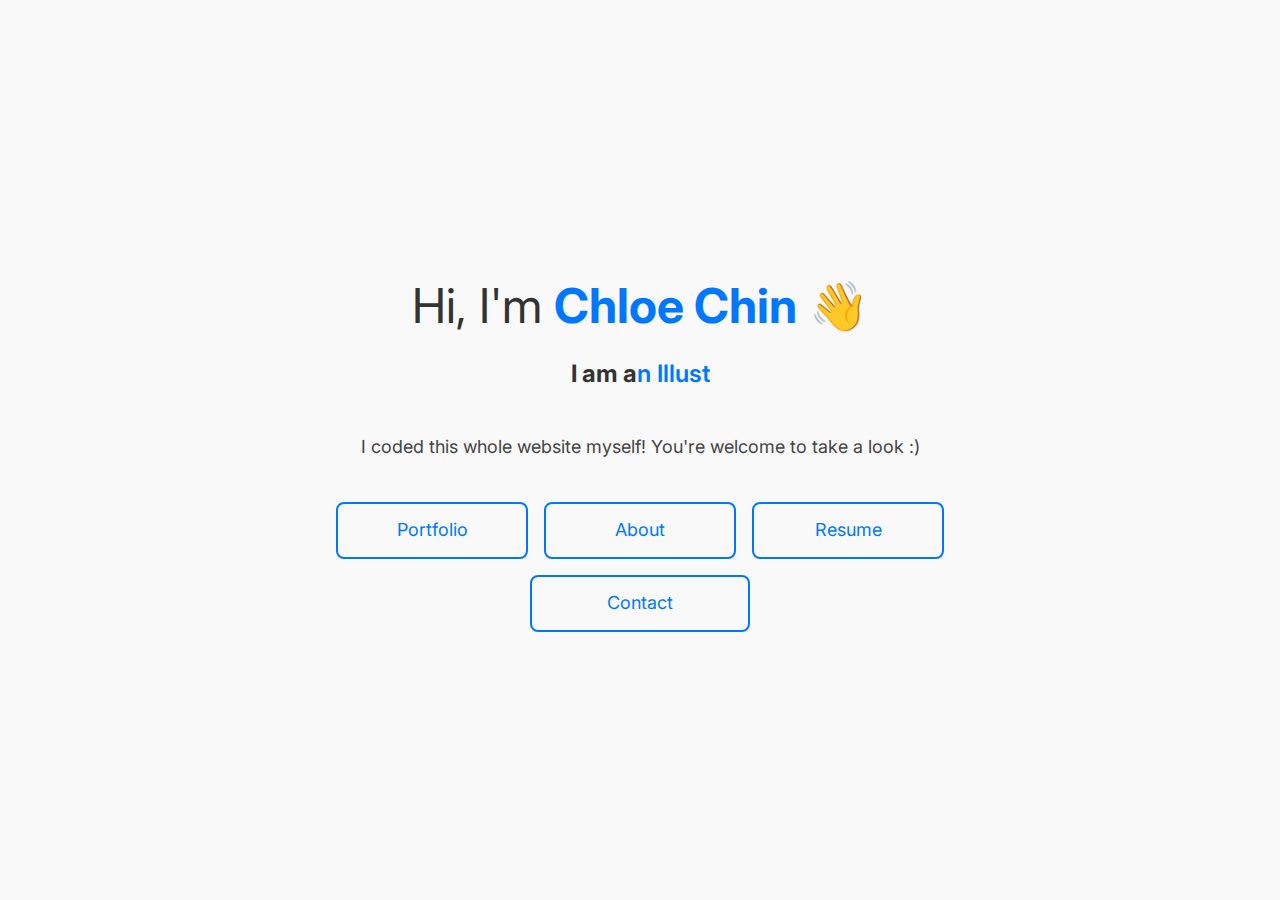
<file: index.html>
<!DOCTYPE html>
<html lang="en">
  <head>
    <link rel="icon" href="img/favicon-32-tight.png" type="image/png" sizes="32x32">
    <meta charset="UTF-8" />
    <meta name="viewport" content="width=device-width, initial-scale=1.0" />
    <title>Welcome Page</title>
    <link rel="stylesheet" href="css/main.css" />
    <link rel="stylesheet" href="css/index.css" />
  </head>
  <body>
    <main id="main-content">
      <h1>Hi, I'm <span>Chloe Chin</span>
        <span class="wave">👋</span>
      </h1>
      <h2 class="typing-line">I am a<span class="typing" id="typed-text"></span>
      </h2>
      <p class="intro"> I coded this whole website myself! You're welcome to take a look :) </p>
      <div class="welcome-buttons" role="navigation" aria-label="Main navigation">
        <a href="portfolio.html">Portfolio</a>
        <a href="about.html">About</a>
        <a href="resume.html">Resume</a>
        <a href="contact.html">Contact</a>
      </div>
    </main>
  </body>
  <script>
    const phrases = ["n Illustrator", " Creative Coder", " Digital Artist", " Problem Solver"];
    const el = document.getElementById("typed-text");
    let index = 0;
    let char = 0;
    let typing = true;

    function typeLoop() {
      if (typing) {
        if (char < phrases[index].length) {
          el.textContent += phrases[index].charAt(char);
          char++;
          setTimeout(typeLoop, 100);
        } else {
          typing = false;
          setTimeout(typeLoop, 1000);
        }
      } else {
        if (char > 0) {
          el.textContent = phrases[index].substring(0, char - 1);
          char--;
          setTimeout(typeLoop, 50);
        } else {
          typing = true;
          index = (index + 1) % phrases.length;
          setTimeout(typeLoop, 300);
        }
      }
    }
    typeLoop();
  </script>
</html>
</file>
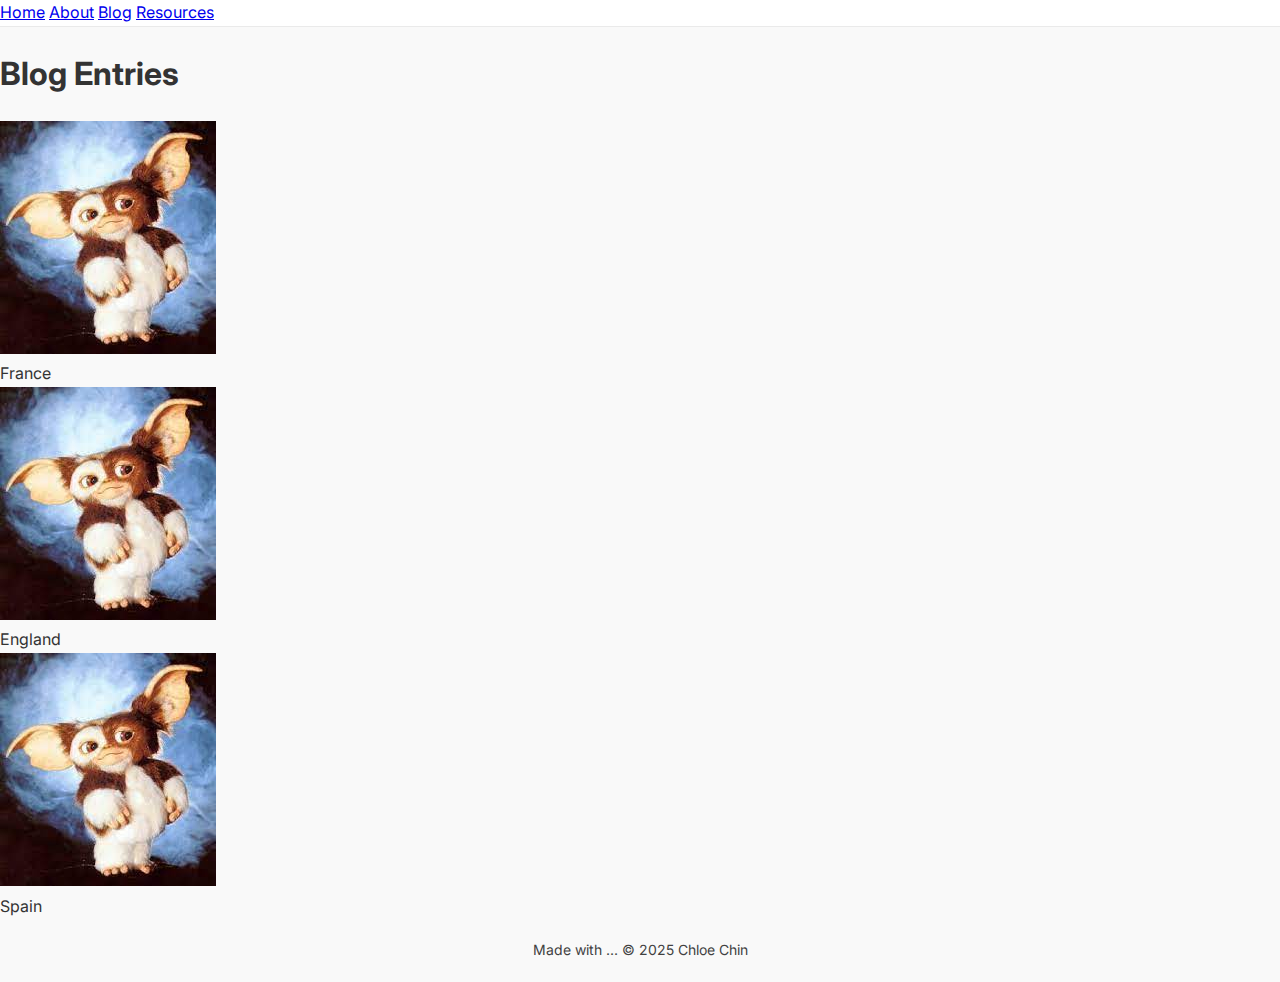
<file: blog.html>
<!doctype html>
<html class="no-js" lang="en">

<head>
  <title>Blog Entries</title>
  <meta name="description" content="Collection of blog posts.">
  <meta name="viewport" content="width=device-width, initial-scale=1">
  <link rel="stylesheet" href="css/normalize.css">
  <link rel="stylesheet" href="css/main.css">



  <body id="top">

    <header class="header">
      <button class="menu-toggle" aria-expanded="false" aria-controls="offcanvas-menu">Menu
        <span class="hamburger"></span>
      </button>
      <nav id="offcanvas-menu" class="menu">
          <a href="index.html">Home</a>
          <a href="about.html">About</a>
          <a href="blog.html">Blog</a>
          <a href="resources.html">Resources</a>
      </nav>
    </header>
  

  <div class="banner"> 
    <h1>Blog Entries</h1>

<div class="blog-container">
    <div class="blog-item-row">
        <img src="./img/giz2.jpg" alt="France">
        <p>France</p]>
    </div>

    <div>
        <img src="./img/giz2.jpg" alt="England">
        <p>England</p>
    </div>

    <div>
        <img src="./img/giz2.jpg" alt="France">
        <p>Spain</p>
    </div>
</div>

<footer> 
  <span>Made with ... </span>
  &copy; 2025 Chloe Chin
</footer>


  </head>
</file>
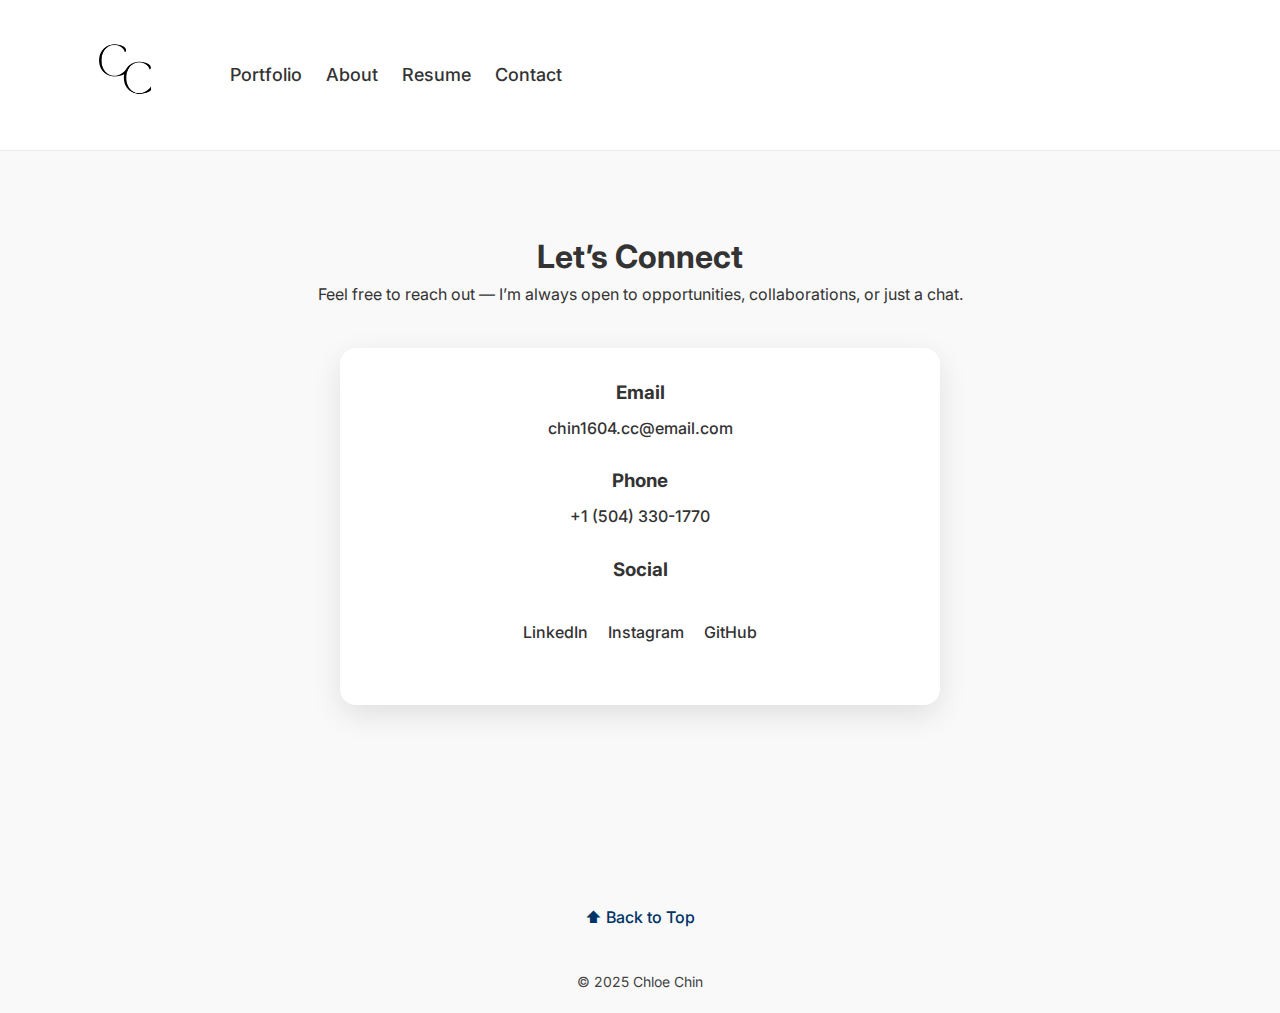
<file: contact.html>
<!DOCTYPE html>
<html lang="en">
<head>
  <meta charset="UTF-8" />
  <meta name="viewport" content="width=device-width, initial-scale=1.0"/>
  <title>Contact – Chloe Chin</title>

  <link rel="stylesheet" href="css/main.css" />
  <link rel="stylesheet" href="css/contact.css" />
</head>

<body id="top">

  <!-- HEADER -->
  <header class="header">
    <div class="nav-container">
      <a href="index.html" class="logo">
        <img src="img/logo.png" alt="Chloe Chin Logo">
      </a>

      <button class="menu-toggle" aria-label="Toggle menu">
        <span class="hamburger">
          <span></span>
          <span></span>
          <span></span>
        </span>
      </button>

      <nav class="nav-links">
        <a href="portfolio.html">Portfolio</a>
        <a href="about.html">About</a>
        <a href="resume.html">Resume</a>
        <a href="contact.html">Contact</a>
      </nav>
    </div>
  </header>

  <!-- CONTACT SECTION -->
  <section class="contact-container">
    <h1>Let’s Connect</h1>
    <p>Feel free to reach out — I’m always open to opportunities, collaborations, or just a chat.</p>

    <div class="contact-card">

      <!-- EMAIL -->
      <div class="contact-item">
        <h3>Email</h3>
        <a href="mailto:chin1604.cc@email.com">chin1604.cc@email.com</a>
      </div>

      <!-- PHONE -->
      <div class="contact-item">
        <h3>Phone</h3>
        <a href="tel:+12251234567">+1 (504) 330-1770</a>
      </div>

      <!-- SOCIAL LINKS -->
      <div class="contact-item">
        <h3>Social</h3>
        <ul class="social-links">
          <li><a href="https://www.linkedin.com/in/chloe-chin-05b847275/" target="_blank">LinkedIn</a></li>
          <li><a href="https://www.instagram.com/cuhlowy/" target="_blank">Instagram</a></li>
          <li><a href="https://github.com/cuhlowy" target="_blank">GitHub</a></li>
        </ul>
      </div>

    </div>
  </section>

  <!-- FOOTER -->
  <footer>
    <a href="#top" class="back-to-top">⬆ Back to Top</a>
    &copy; 2025 Chloe Chin
  </footer>

  <script src="js/main.js"></script>

</body>
</html>
</file>
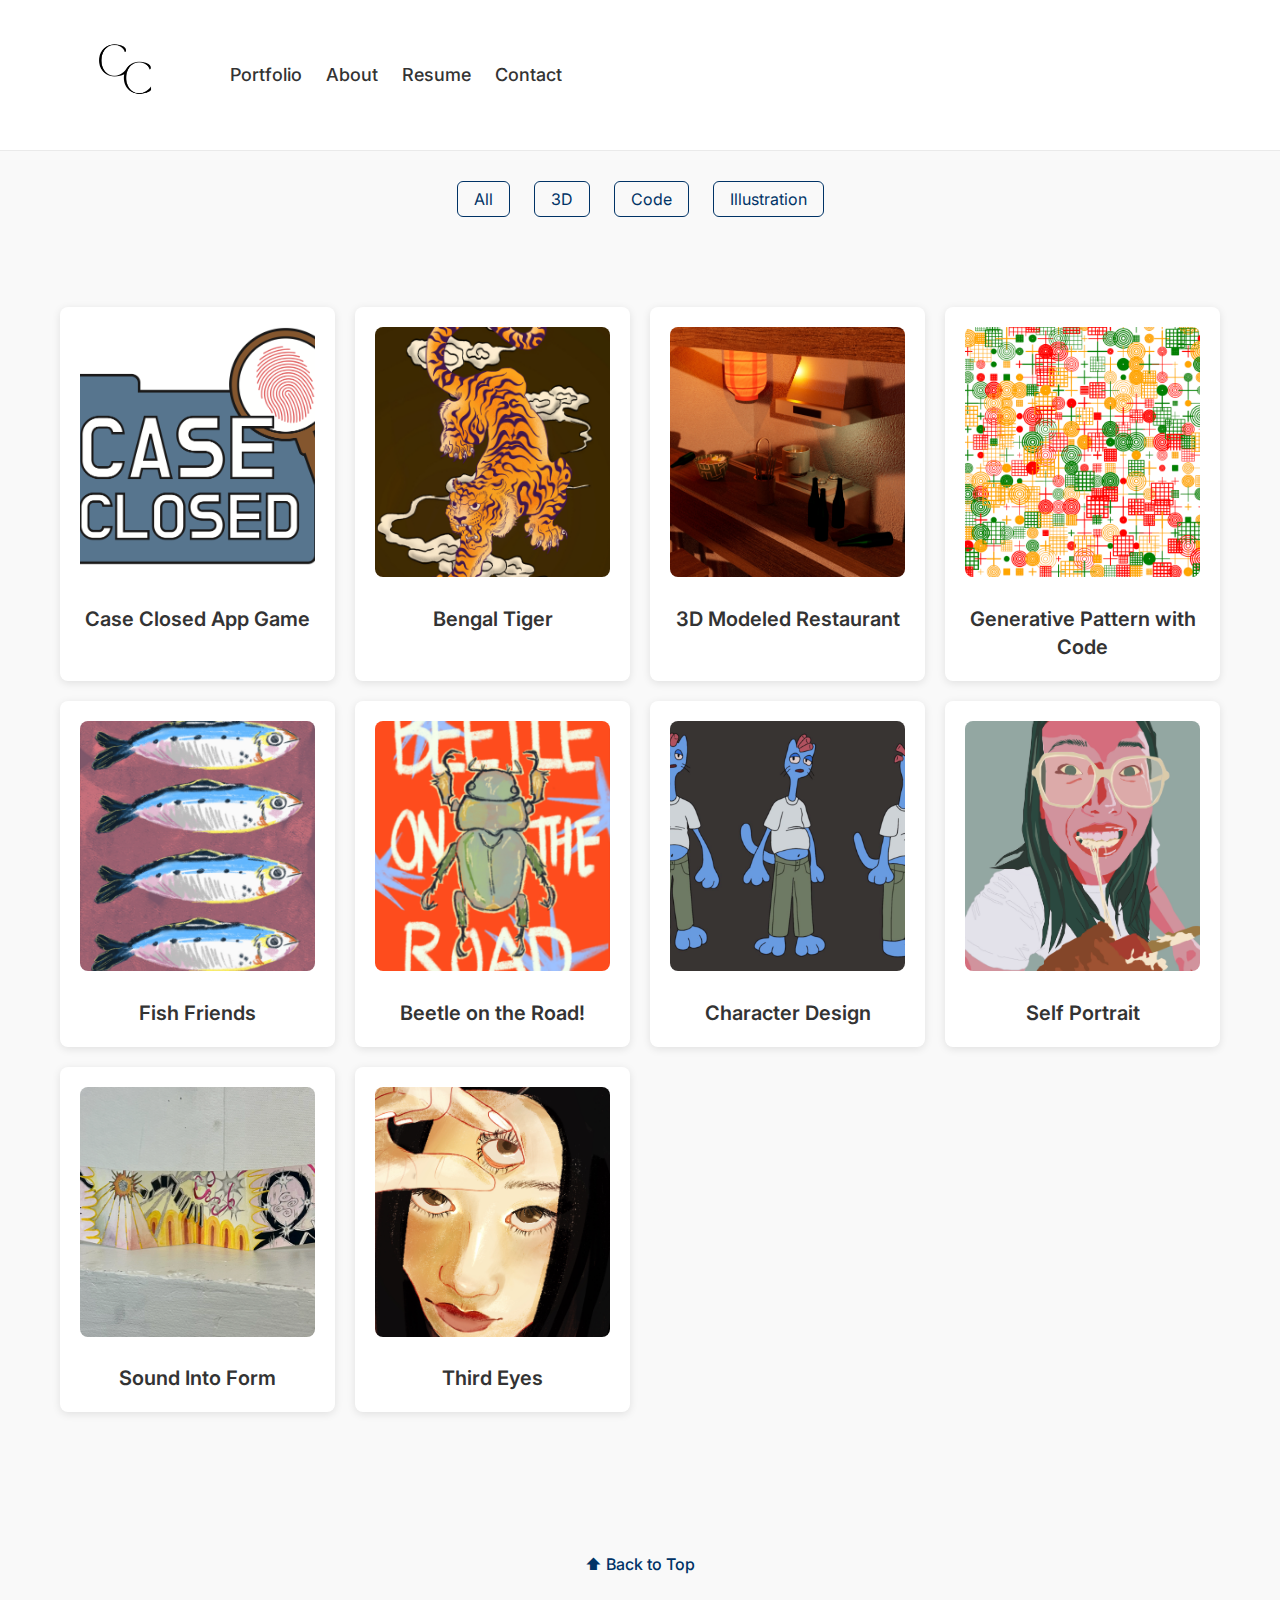
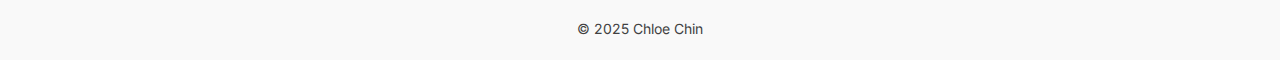
<file: portfolio.html>
<!DOCTYPE html>
<html lang="en">
  <head>
    <link rel="icon" href="img/favicon-32-tight.png" type="image/png" sizes="32x32">
    <meta charset="UTF-8">
    <meta name="viewport" content="width=device-width, initial-scale=1.0">
    <title>Chloe Chin Portfolio</title>
    <link rel="stylesheet" href="css/main.css">
    <link rel="stylesheet" href="css/normalize.css">
  </head>
  <body id="top">
    <header class="header">
      <div class="nav-container">
        <a href="index.html" class="logo">
          <img src="img/logo.png" alt="Chloe Chin Logo">
        </a>
        <button class="menu-toggle" aria-label="Toggle menu">
          <span class="hamburger">
            <span></span>
            <span></span>
            <span></span>
          </span>
        </button>
        <nav class="nav-links" aria-label="Main navigation">
          <!-- <a href="index.html">Home</a> -->
          <a href="portfolio.html">Portfolio</a>
          <a href="about.html">About</a>
          <a href="resume.html">Resume</a>
          <a href="contact.html">Contact</a>
        </nav>
      </div>
    </header>
    <div class="filter-buttons">
      <button data-filter="all">All</button>
      <button data-filter="3D">3D</button>
      <button data-filter="code">Code</button>
      <button data-filter="illustration">Illustration</button>
    </div>
    <section class="portfolio">
      <div class="portfolio-grid">
        <a href="project10.html" data-category="illustration" data-category="Code">
          <img src="img/CaseClosedlogo.png" alt="Case Closed">
          <h1>Case Closed App Game</h1>
        </a>
        <a href="project1.html" data-category="illustration">
          <img src="img/tiger.png" alt="Illustration of bengal tiger in an ancient korean style">
          <h1>Bengal Tiger</h1>
        </a>
        <a href="project2.html" data-category="3D">
          <img src="img/Kitchen_Bar.jpg" alt="Kitchen and bar perspective of the restaurant">
          <h1>3D Modeled Restaurant</h1>
        </a>
        <a href="project3.html" data-category="code">
          <img src="img/generativecode.png" alt="colorful pattern of repetitive code.">
          <h1>Generative Pattern with Code</h1>
        </a>
        <a href="project4.html" data-category="illustration">
          <img src="img/fishfriends.png" alt="illustration of 4 fishes with a purple background">
          <h1>Fish Friends</h1>
        </a>
        <a href="project5.html" data-category="illustration">
          <img src="img/beetles.png" alt="Illustration of a green beetle with the words Beetle on the Roaad!">
          <h1>Beetle on the Road!</h1>
        </a>
        <a href="project6.html" data-category="illustration">
          <img src="img/characterdesignimg1.png" alt="character design of a male cat boy with a belly">
          <h1>Character Design</h1>
        </a>
        <a href="project7.html" data-category="illustration">
          <img src="img/SelfPortrait.png" alt="colorful self portrait">
          <h1>Self Portrait</h1>
        </a>
        <a href="project8.html" data-category="illustration">
          <img src="img/Soundintoform.png" alt="foldout image on a stand">
          <h1>Sound Into Form</h1>
        </a>
        <a href="project9.html" data-category="illustration">
          <img src="img/thirdeye.png" alt="Dark illustration of girl opening her third eye">
          <h1>Third Eyes</h1>
        </a>
      </div>
    </section>
    <footer>
      <a href="#top" class="back-to-top">⬆ Back to Top</a> &copy; 2025 Chloe Chin
    </footer>
    <script src="js/main.js"></script>
  </body>
</html>
</file>
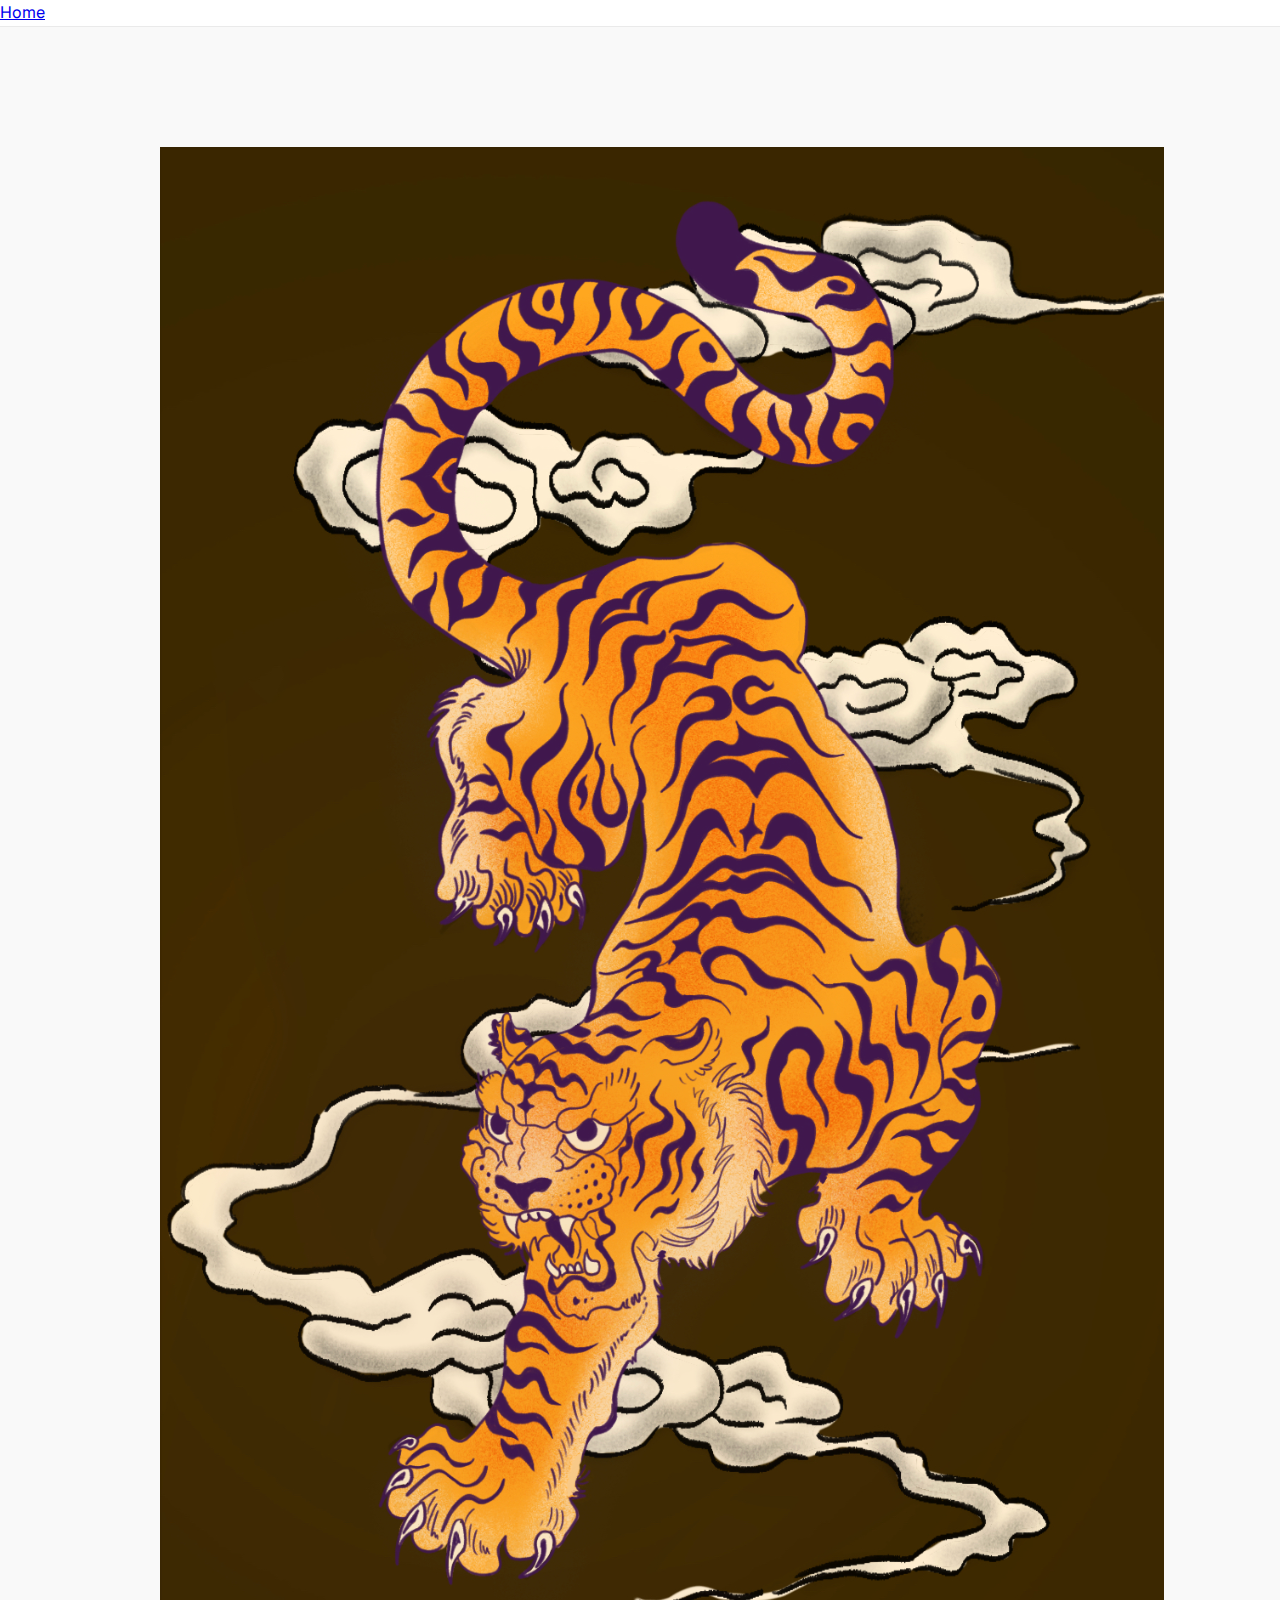
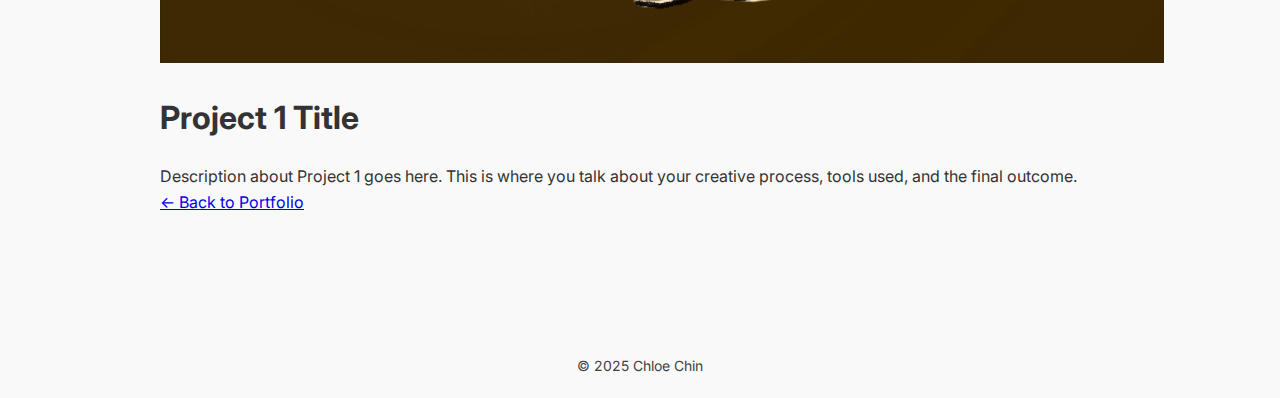
<file: project1.html>
<!-- Tiger -->
<!DOCTYPE html>
<html lang="en">
<head>
  <link rel="icon" href="img/favicon-32-tight.png" type="image/png" sizes="32x32">

  <meta charset="UTF-8">
  <meta name="viewport" content="width=device-width, initial-scale=1.0">
  <title>Project 1 - Chloe Chin</title>
  <link rel="stylesheet" href="css/main.css">
  <link rel="stylesheet" href="css/normalize.css">

</head>
<body>
  <header class="header">
    <nav>
      <a href="index.html">Home</a>
    </nav>
  </header>

  <section class="project-detail">
    <img src="img/tiger.png" alt="Project 1 Image">
    <h1>Project 1 Title</h1>
    <p>Description about Project 1 goes here. This is where you talk about your creative process, tools used, and the final outcome.</p>
    <a href="index.html">&larr; Back to Portfolio</a>
  </section>

  <footer>
    &copy; 2025 Chloe Chin
  </footer>
</body>
</html>
</file>
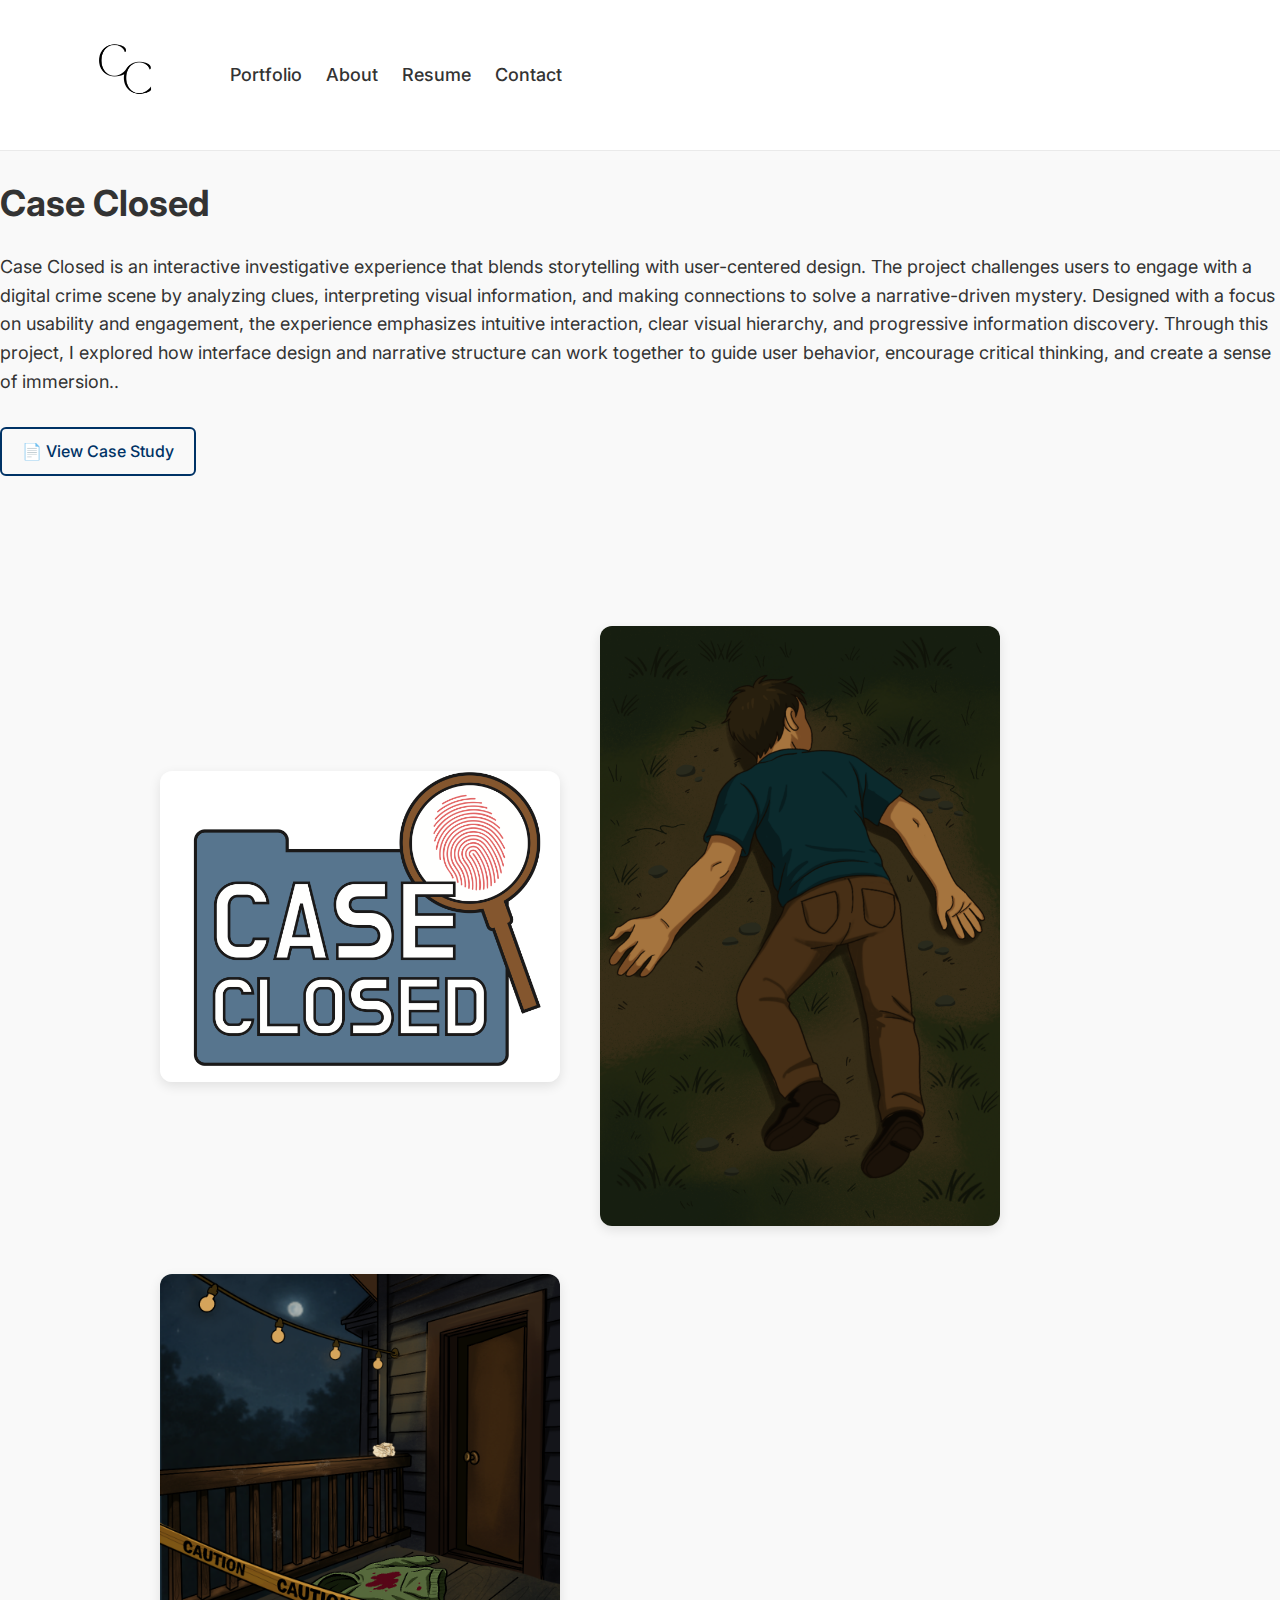
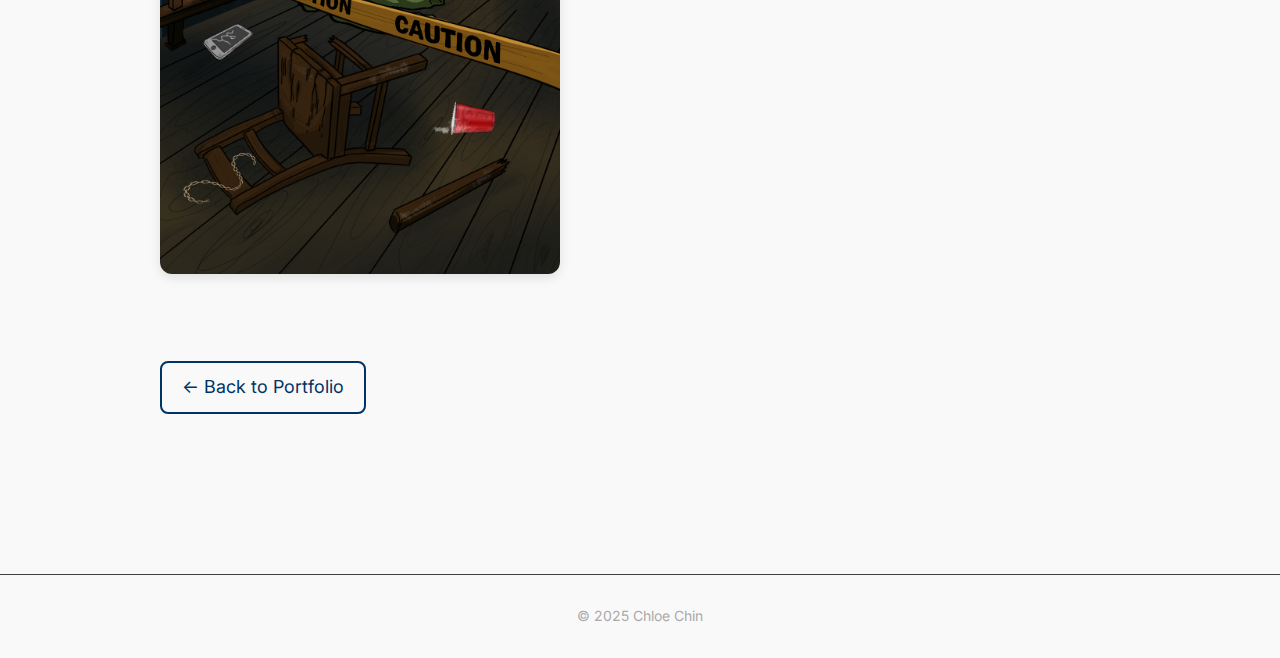
<file: project10.html>
<!DOCTYPE html>
<html lang="en">
  <head>
    <link rel="icon" href="img/favicon-32-tight.png" type="image/png" sizes="32x32">
    <meta charset="UTF-8">
    <meta name="viewport" content="width=device-width, initial-scale=1.0">
    <title>Case Closed - Chloe Chin</title>
    <link rel="stylesheet" href="css/main.css">
    <link rel="stylesheet" href="css/resume.css">
    <link rel="stylesheet" href="css/normalize.css">
  </head>
  <body>
    <header class="header">
      <div class="nav-container">
        <a href="index.html" class="logo">
          <img src="img/logo.png" alt="Chloe Chin Logo">
        </a>
        <button class="menu-toggle" aria-label="Toggle menu">
          <span class="hamburger">
            <span></span>
            <span></span>
            <span></span>
          </span>
        </button>
        <nav class="nav-links" aria-label="Main navigation">
          <!-- <a href="index.html">Home</a> -->
          <a href="portfolio.html">Portfolio</a>
          <a href="about.html">About</a>
          <a href="resume.html">Resume</a>
          <a href="contact.html">Contact</a>
        </nav>
      </div>
    </header>
    <div class="project-text">
        <h1>Case Closed</h1>
        <p>Case Closed is an interactive investigative experience that blends storytelling with user-centered design. The project challenges users to engage with a digital crime scene by analyzing clues, interpreting visual information, and making connections to solve a narrative-driven mystery.

          Designed with a focus on usability and engagement, the experience emphasizes intuitive interaction, clear visual hierarchy, and progressive information discovery. Through this project, I explored how interface design and narrative structure can work together to guide user behavior, encourage critical thinking, and create a sense of immersion..</p>
      
          <a href="Case Closed_ CSC 4243 Final Product - Google Docs.pdf" 
          class="download-resume open-pdf">
         📄 View Case Study
       </a>
      </div>
    <section class="project-detail">
      <div class="project-container">
        <div class="project-image">
          <img src="img/CaseClosedlogo.png" alt="Logo of the Case Closed game" class="popup-image">
        </div>
        <div class="project-image">
            <img src="img/Case closed ethan.png" alt="Image of Ethan's body" class="popup-image">
          </div>
          <div class="project-image">
            <img src="img/Final Crime Scene.png" alt="Dark illustration of girl opening her third eye" class="popup-image">
          </div>
        
      </div>
      <a href="portfolio.html" class="back-link">&larr; Back to Portfolio</a>
    </section>
    <footer> &copy; 2025 Chloe Chin </footer>


    <div id="pdfModal" class="pdf-modal">
        <span class="close-modal">&times;</span>
        <iframe id="pdfViewer" src="" frameborder="0"></iframe>
      </div>

    <script src="js/main.js"></script>
    
</body>
</html>
</file>
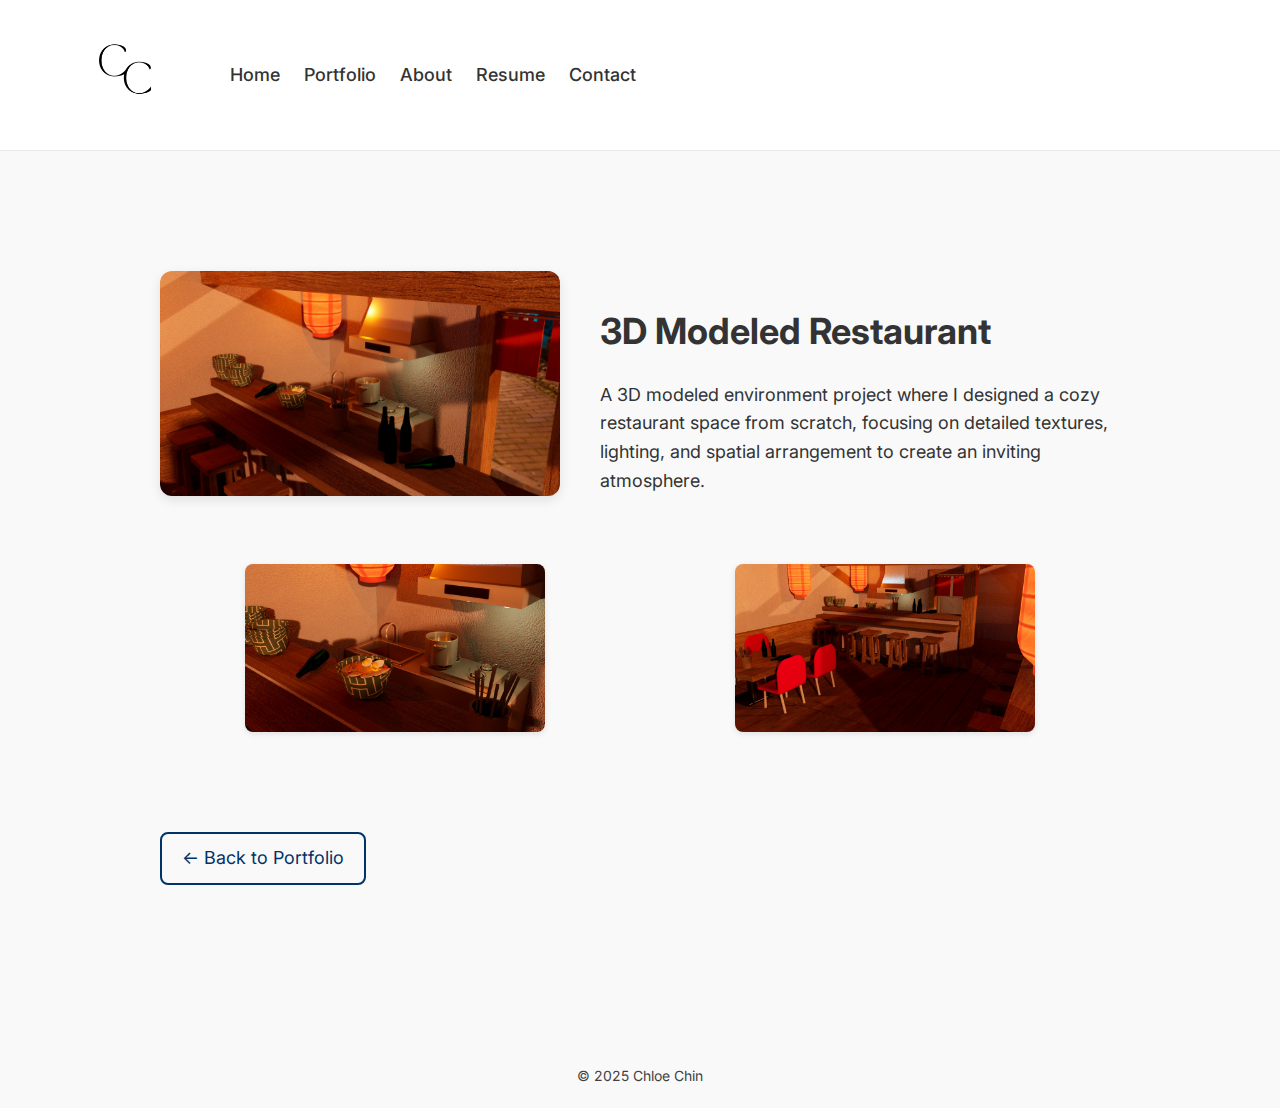
<file: project2.html>
<!-- Project 2 -->
<!DOCTYPE html>
<html lang="en">
<head>
  <link rel="icon" href="img/favicon-32-tight.png" type="image/png" sizes="32x32">

  <meta charset="UTF-8">
  <meta name="viewport" content="width=device-width, initial-scale=1.0">
  <title>3D Modeled Restaurant - Chloe Chin</title>
  <link rel="stylesheet" href="css/main.css">
  <link rel="stylesheet" href="css/normalize.css">

</head>
<body>
  <header class="header">
    <div class="nav-container">
      <a href="welcome.html" class="logo">
        <img src="img/logo.png" alt="Chloe Chin Logo">
      </a>      
      <button class="menu-toggle" aria-label="Toggle menu">
        <span class="hamburger">
          <span></span>
          <span></span>
          <span></span>
        </span>
      </button>
      
      <nav class="nav-links">
        <a href="welcome.html">Home</a>
        <a href="index.html">Portfolio</a>
        <a href="about.html">About</a>
        <a href="resume.html">Resume</a>
        <a href="contact.html">Contact</a>
      </nav>
    </div>
  </header>
  

  <section class="project-detail">
    <div class="project-container">
      <div class="project-image">
        <img src="img/Kitchen_Bar.jpg" alt="3D Modeled Restaurant Image" class="popup-image">
      </div>
      <div class="project-text">
        <h1>3D Modeled Restaurant</h1>
        <p>A 3D modeled environment project where I designed a cozy restaurant space from scratch, focusing on detailed textures, lighting, and spatial arrangement to create an inviting atmosphere.</p>
      </div>
    </div>
  
    <div class="project-images">
      <img src="img/Ramen_Closeup.jpg" alt="3D Modeled Restaurant Image 1" class="popup-image">
      <img src="img/Main.jpg" alt="3D Modeled Restaurant Image 2" class="popup-image">
    </div>
  
    <a href="index.html" class="back-link">&larr; Back to Portfolio</a>
  </section>
  

  <footer>
    &copy; 2025 Chloe Chin
  </footer>
  <script src="js/main.js"></script>

</body>
</html>
</file>
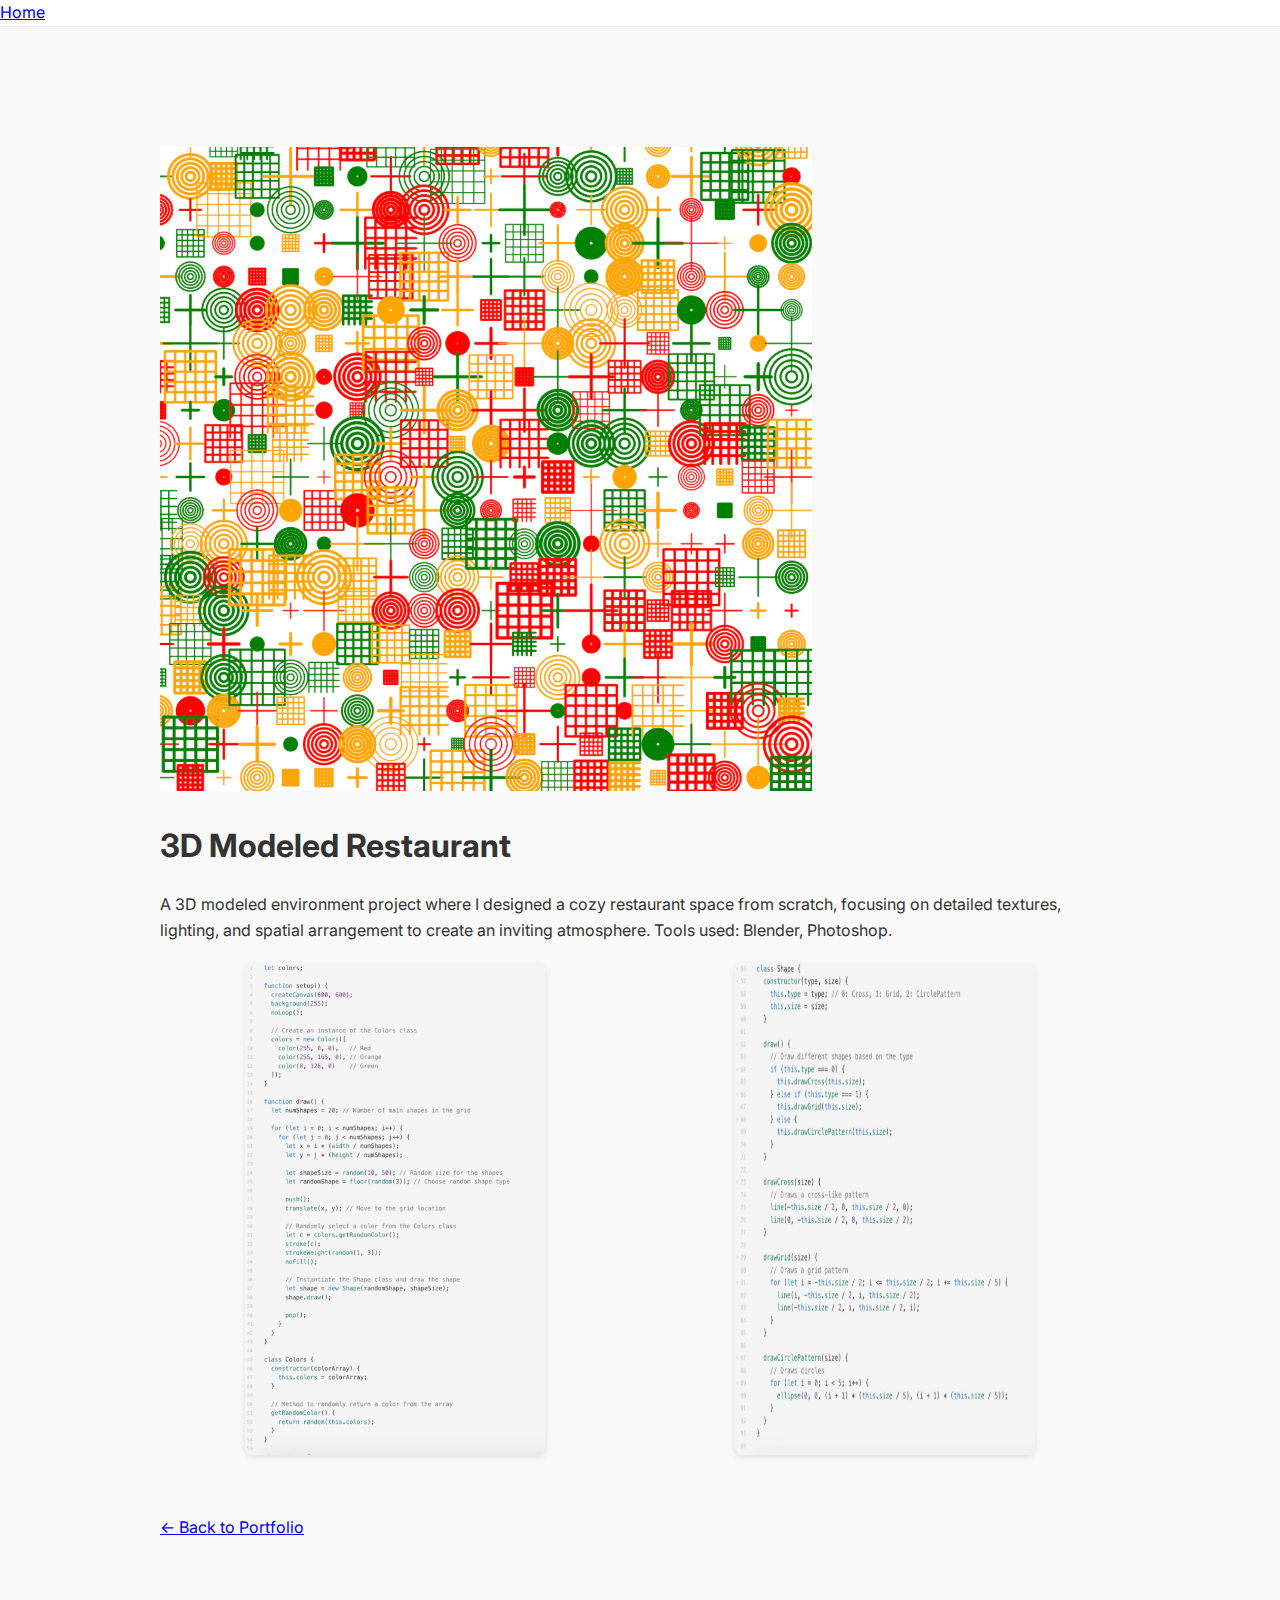
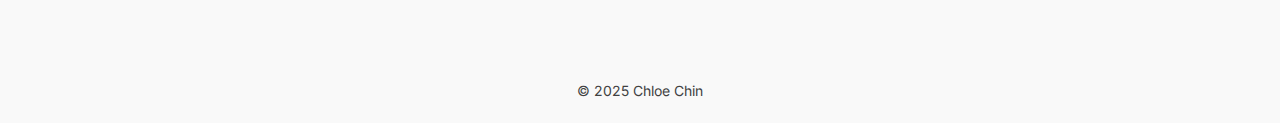
<file: project3.html>
<!DOCTYPE html>
<html lang="en">
<head>
  <link rel="icon" href="img/favicon-32-tight.png" type="image/png" sizes="32x32">

  <meta charset="UTF-8">
  <meta name="viewport" content="width=device-width, initial-scale=1.0">
  <title>Pattern with Code - Chloe Chin</title>
  <link rel="stylesheet" href="css/main.css">
  <link rel="stylesheet" href="css/normalize.css">

</head>
<body>
  <header class="header">
    <nav>
      <a href="index.html">Home</a>
    </nav>
  </header>

  <section class="project-detail">
    <img src="img/generativecode.png" alt="Generative Code">
    <h1>3D Modeled Restaurant</h1>
    <p>A 3D modeled environment project where I designed a cozy restaurant space from scratch, focusing on detailed textures, lighting, and spatial arrangement to create an inviting atmosphere. Tools used: Blender, Photoshop.</p>
    <div class="project-images">
        <img src="img/project3img1.png" alt="3D Modeled Restaurant Image 1">
        <img src="img/project3img2.png" alt="3D Modeled Restaurant Image 2">
      </div>
    <a href="index.html">&larr; Back to Portfolio</a>
  </section>

  <footer>
    &copy; 2025 Chloe Chin
  </footer>
</body>
</html>
</file>
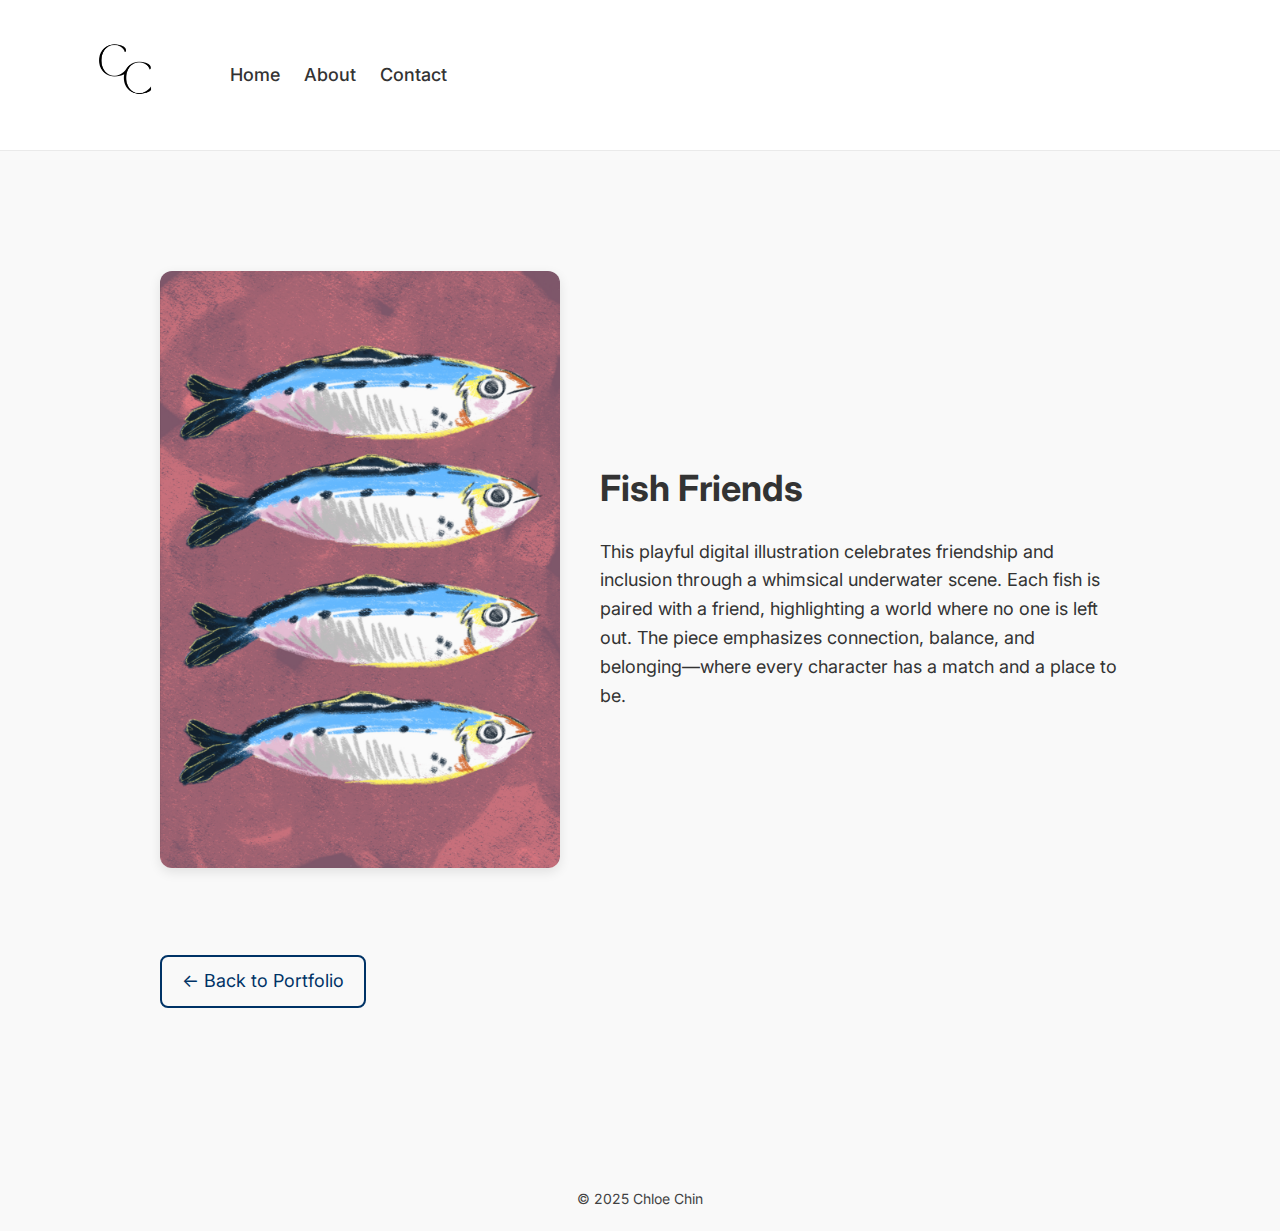
<file: project4.html>
<!DOCTYPE html>
<html lang="en">
<head>
  <link rel="icon" href="img/favicon-32-tight.png" type="image/png" sizes="32x32">

  <meta charset="UTF-8">
  <meta name="viewport" content="width=device-width, initial-scale=1.0">
  <title>Fish Friends - Chloe Chin</title>
  <link rel="stylesheet" href="css/main.css">
  <link rel="stylesheet" href="css/normalize.css">

</head>
<body>
  <header class="header">
    <div class="nav-container">
      <a href="index.html" class="logo">
        <img src="img/logo.png" alt="Chloe Chin Logo">
      </a>     
      <button class="menu-toggle" aria-label="Toggle menu">
        <span class="hamburger">
          <span></span>
          <span></span>
          <span></span>
        </span>
      </button>
      
      <nav class="nav-links">
        <a href="index.html">Home</a>
        <a href="about.html">About</a>
        <a href="contact.html">Contact</a>
      </nav>
    </div>
  </header>
  
  <section class="project-detail">
    <div class="project-container">
      <div class="project-image">
        <img src="img/fishfriends.png" alt="Fish Friends image" class="popup-image">
      </div>
      <div class="project-text">
        <h1>Fish Friends</h1>
        <p>This playful digital illustration celebrates friendship and inclusion through a whimsical underwater scene. Each fish is paired with a friend, highlighting a world where no one is left out. The piece emphasizes connection, balance, and belonging—where every character has a match and a place to be.</p>
      </div>
    </div>
  
  
    <a href="index.html" class="back-link">&larr; Back to Portfolio</a>
  </section>
  

  <footer>
    &copy; 2025 Chloe Chin
  </footer>
  <script src="js/main.js"></script>

</body>
</html>
</file>
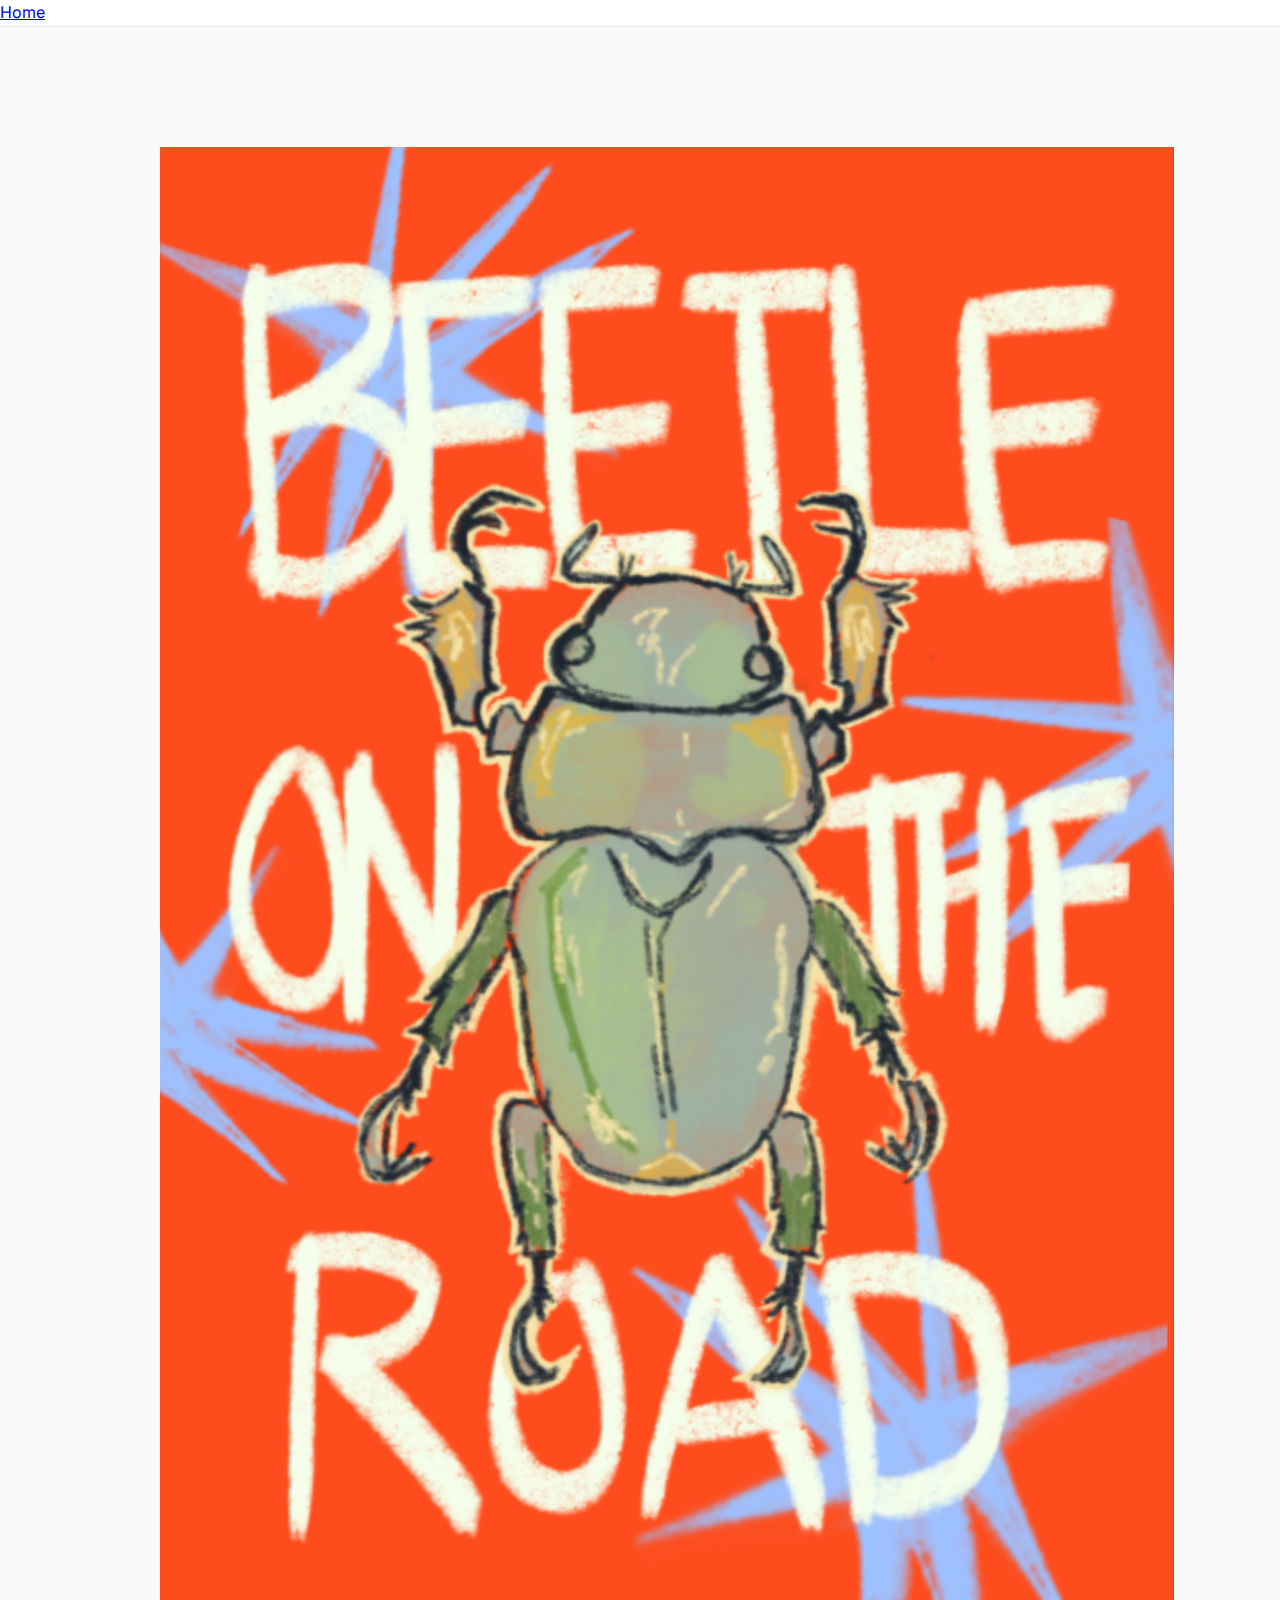
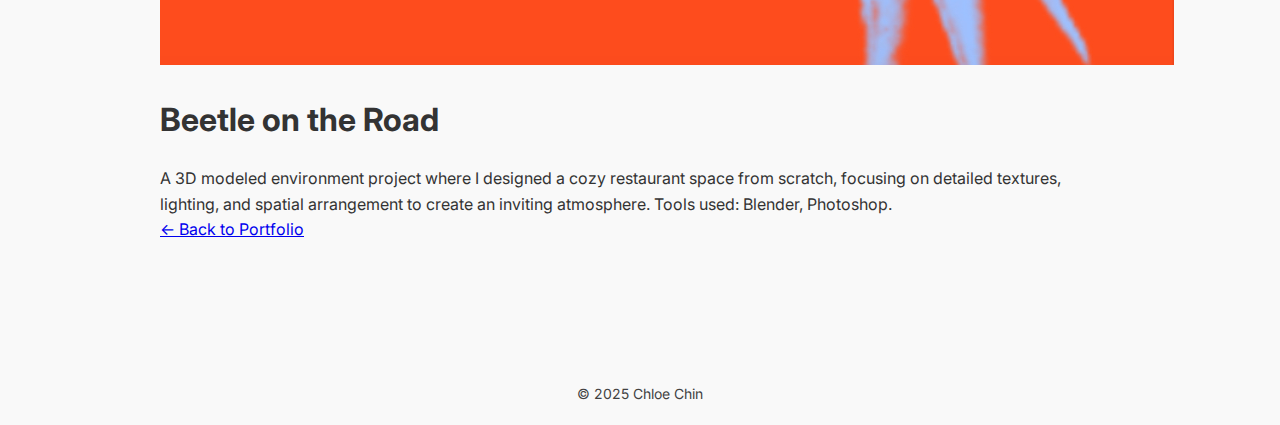
<file: project5.html>
<!DOCTYPE html>
<html lang="en">
<head>
  <link rel="icon" href="img/favicon-32-tight.png" type="image/png" sizes="32x32">

  <meta charset="UTF-8">
  <meta name="viewport" content="width=device-width, initial-scale=1.0">
  <title>Beetle on the Road! - Chloe Chin</title>
  <link rel="stylesheet" href="css/main.css">
  <link rel="stylesheet" href="css/normalize.css">

</head>
<body>
  <header class="header">
    <nav>
      <a href="index.html">Home</a>
    </nav>
  </header>

  <section class="project-detail">
    <img src="img/beetles.png" alt="beetles">
    <h1>Beetle on the Road</h1>
    <p>A 3D modeled environment project where I designed a cozy restaurant space from scratch, focusing on detailed textures, lighting, and spatial arrangement to create an inviting atmosphere. Tools used: Blender, Photoshop.</p>
    <a href="index.html">&larr; Back to Portfolio</a>
  </section>

  <footer>
    &copy; 2025 Chloe Chin
  </footer>
</body>
</html>
</file>
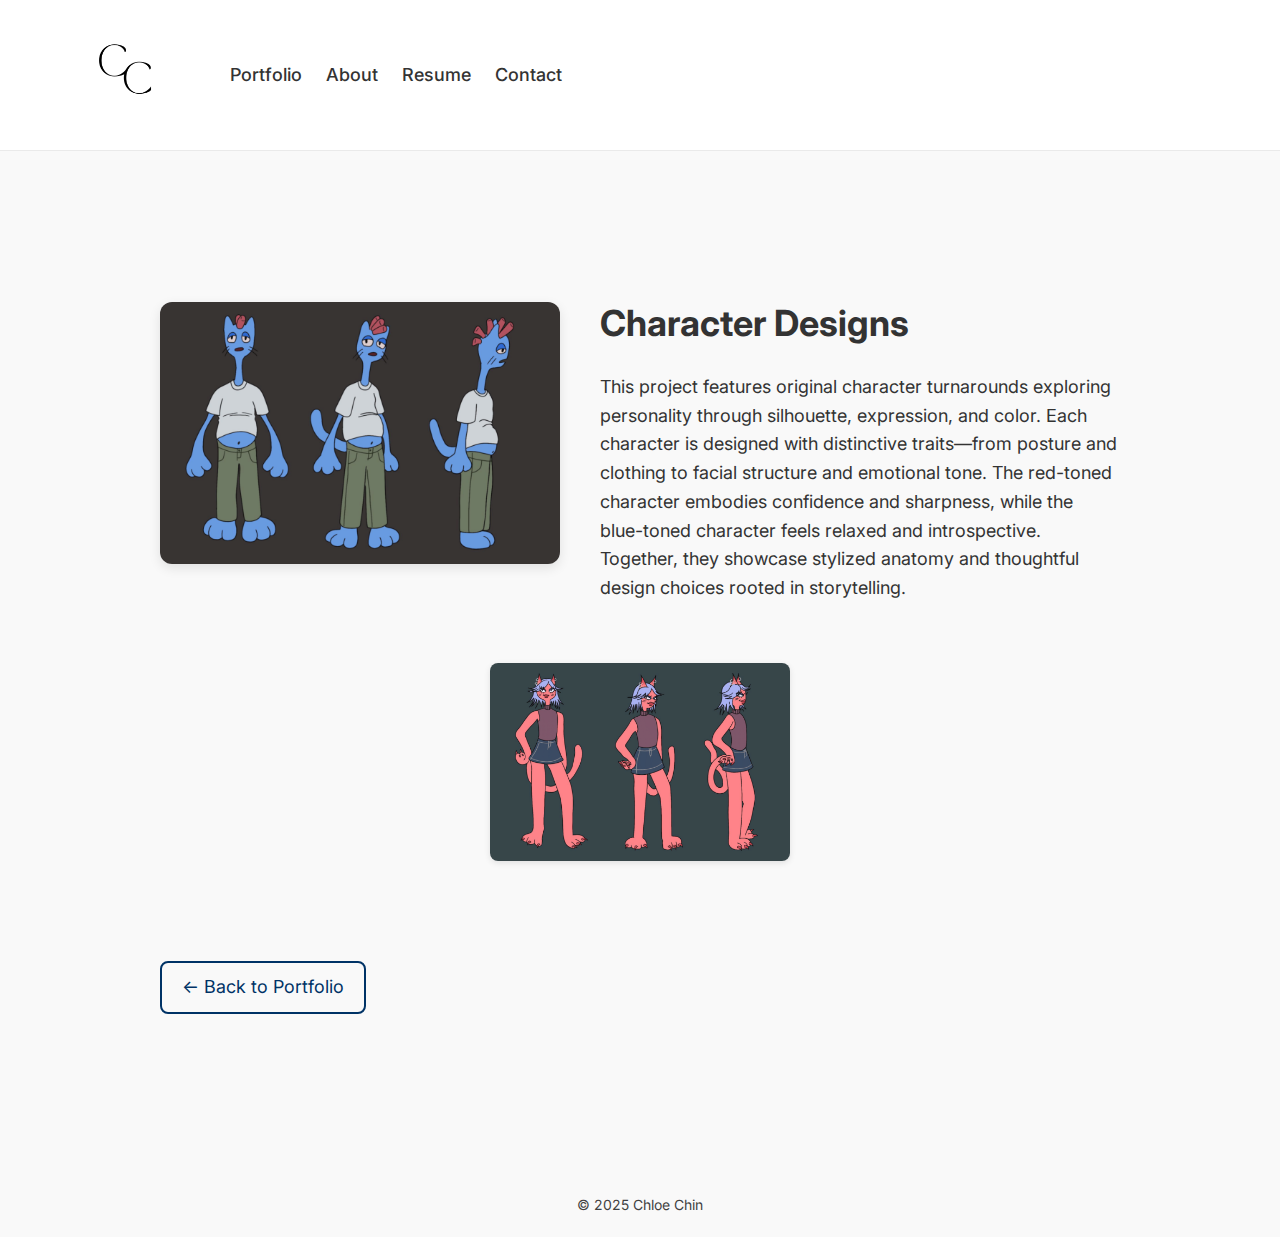
<file: project6.html>
<!DOCTYPE html>
<html lang="en">
<head>
  <link rel="icon" href="img/favicon-32-tight.png" type="image/png" sizes="32x32">

  <meta charset="UTF-8">
  <meta name="viewport" content="width=device-width, initial-scale=1.0">
  <title>Character Designs - Chloe Chin</title>
  <link rel="stylesheet" href="css/main.css">
  <link rel="stylesheet" href="css/normalize.css">

</head>
<body>
  <header class="header">
    <div class="nav-container">
      <a href="index.html" class="logo">
        <img src="img/logo.png" alt="Chloe Chin Logo">
      </a>     
      <button class="menu-toggle" aria-label="Toggle menu">
        <span class="hamburger">
          <span></span>
          <span></span>
          <span></span>
        </span>
      </button>
      
      <nav class="nav-links">
        <!-- <a href="index.html">Home</a> -->
        <a href="portfolio.html">Portfolio</a>
        <a href="about.html">About</a>
        <a href="resume.html">Resume</a>
        <a href="contact.html">Contact</a>
      </nav>
    </div>
  </header>
  
  <section class="project-detail">
    <div class="project-container">
      <div class="project-image">
        <img src="img/characterdesignimg1.png" alt="Cat Boy Image" class="popup-image">
      </div>
      <div class="project-text">
        <h1>Character Designs</h1>
        <p>This project features original character turnarounds exploring personality through silhouette, expression, and color. Each character is designed with distinctive traits—from posture and clothing to facial structure and emotional tone. The red-toned character embodies confidence and sharpness, while the blue-toned character feels relaxed and introspective. Together, they showcase stylized anatomy and thoughtful design choices rooted in storytelling.</p>
      </div>
    </div>
  
    <div class="project-images">
      <img src="img/characterdesignimg2.png" alt="Cat Woman Image" class="popup-image">
    </div>
  
    <a href="portfolio.html" class="back-link">&larr; Back to Portfolio</a>
  </section>
  

  <footer>
    &copy; 2025 Chloe Chin
  </footer>
  <script src="js/main.js"></script>

</body>
</html>
</file>
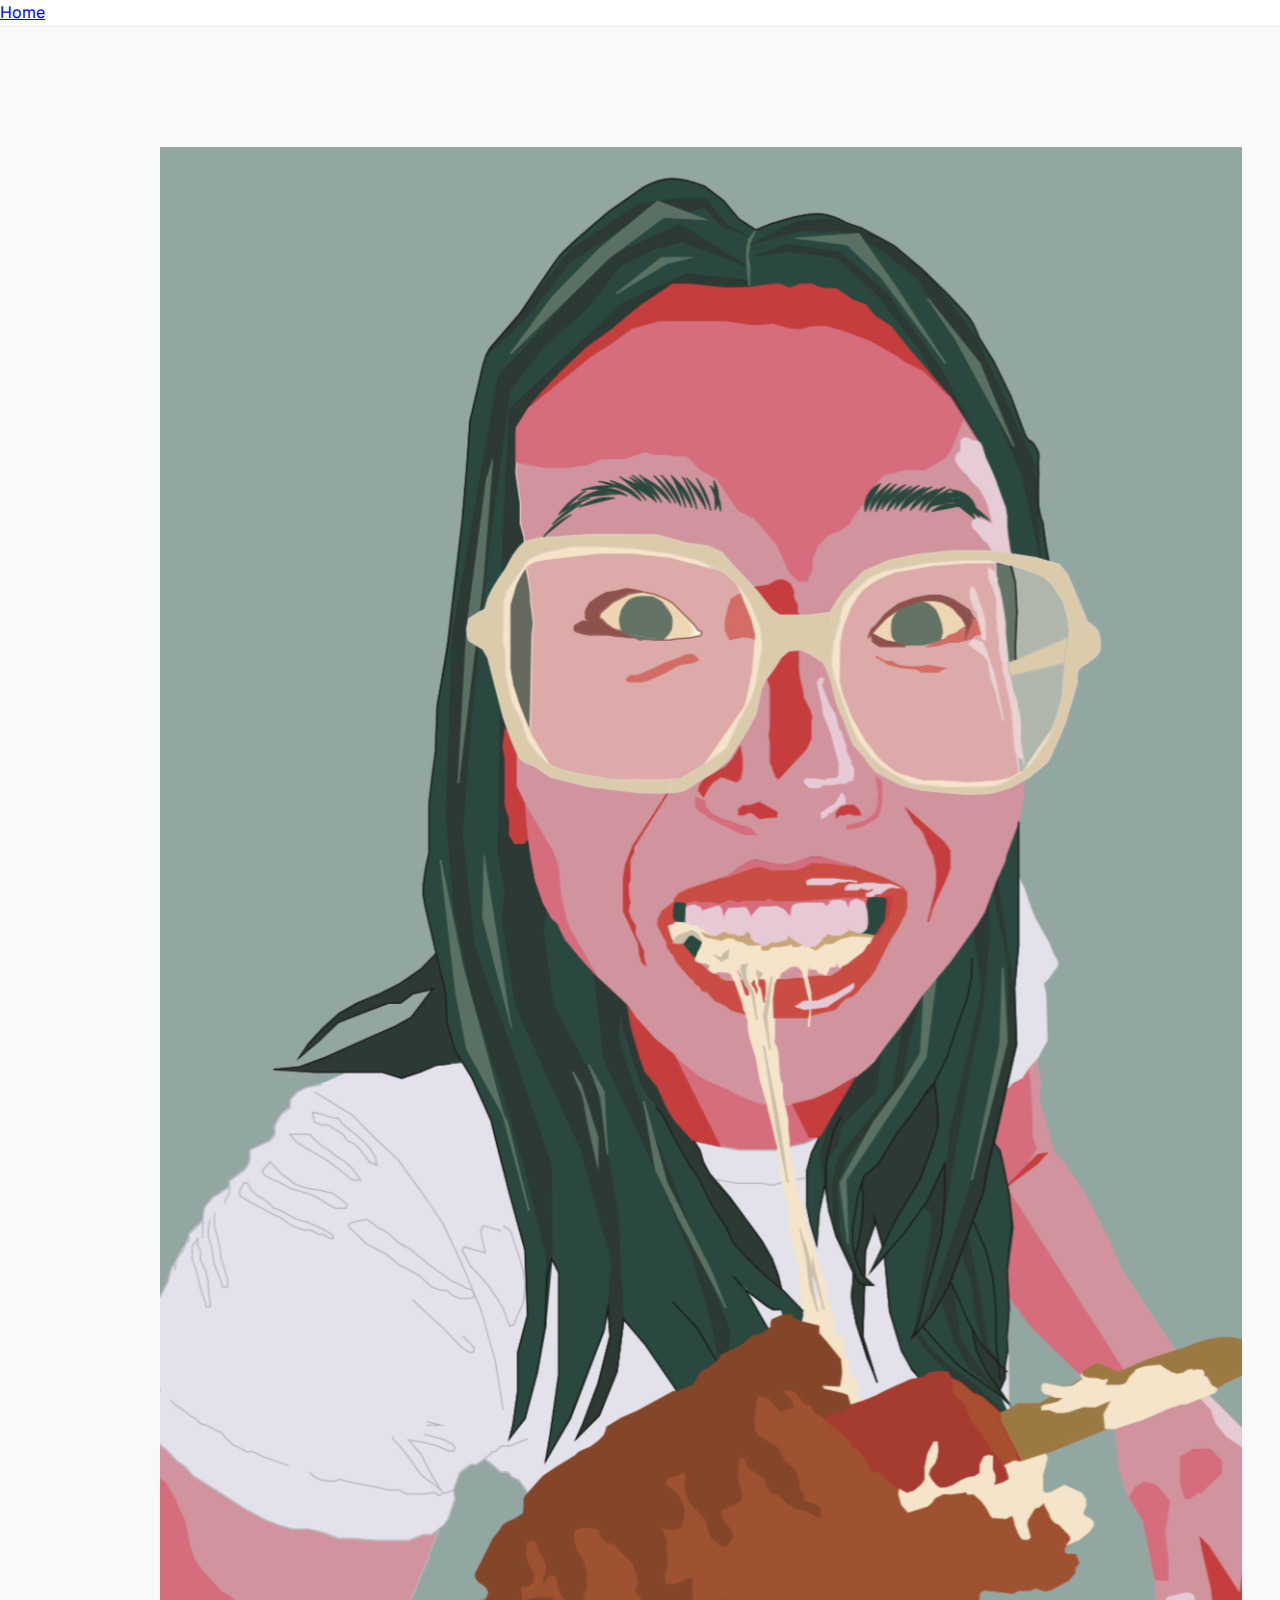
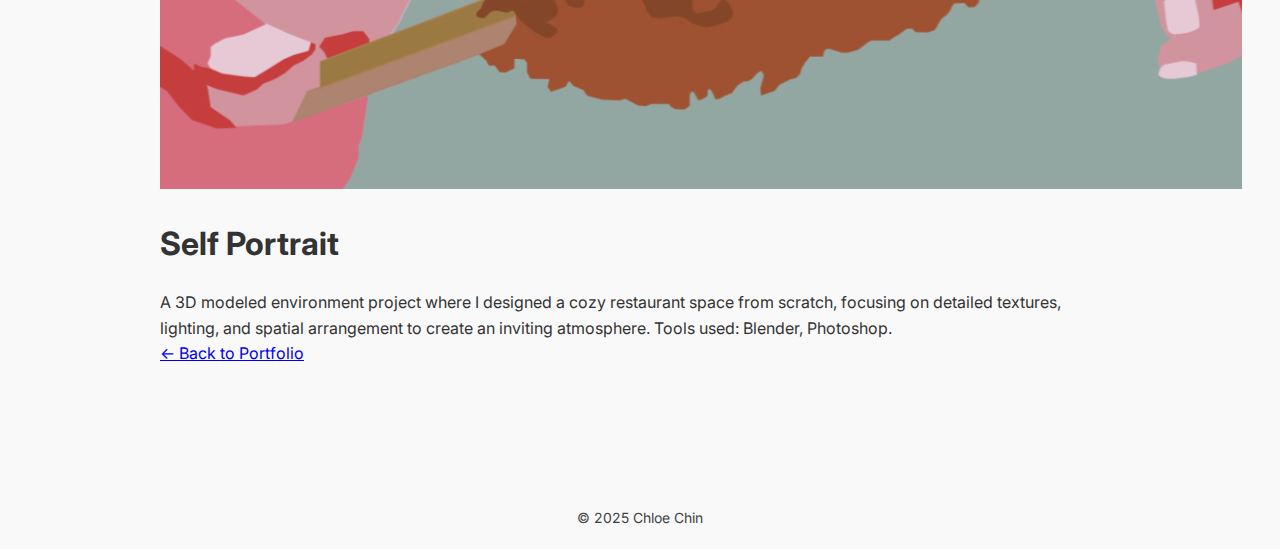
<file: project7.html>
<!DOCTYPE html>
<html lang="en">
<head>
  <link rel="icon" href="img/favicon-32-tight.png" type="image/png" sizes="32x32">

  <meta charset="UTF-8">
  <meta name="viewport" content="width=device-width, initial-scale=1.0">
  <title>Self Portrait - Chloe Chin</title>
  <link rel="stylesheet" href="css/main.css">
  <link rel="stylesheet" href="css/normalize.css">

</head>
<body>
  <header class="header">
    <nav>
      <a href="index.html">Home</a>
    </nav>
  </header>

  <section class="project-detail">
    <img src="img/SelfPortrait.png" alt="colorful self portrait">
    <h1>Self Portrait</h1>
    <p>A 3D modeled environment project where I designed a cozy restaurant space from scratch, focusing on detailed textures, lighting, and spatial arrangement to create an inviting atmosphere. Tools used: Blender, Photoshop.</p>
    <a href="index.html">&larr; Back to Portfolio</a>
  </section>

  <footer>
    &copy; 2025 Chloe Chin
  </footer>
</body>
</html>
</file>
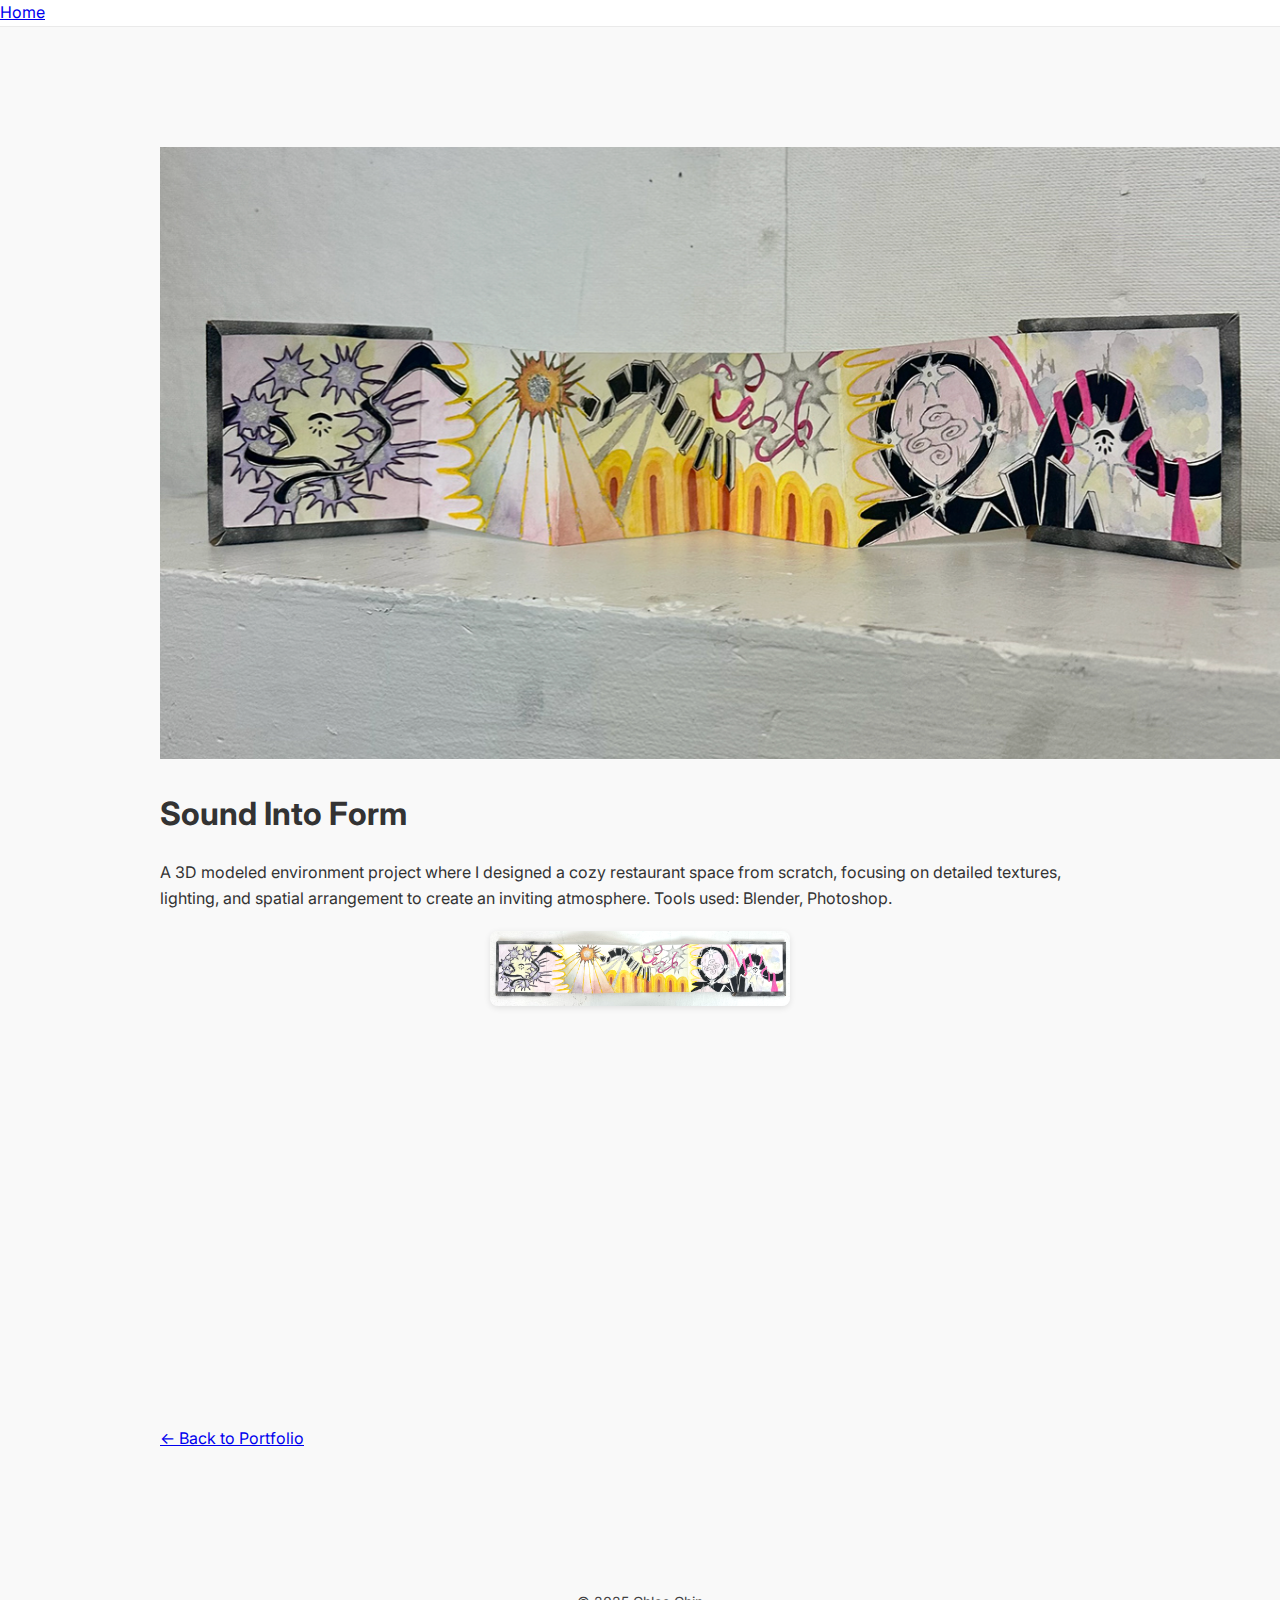
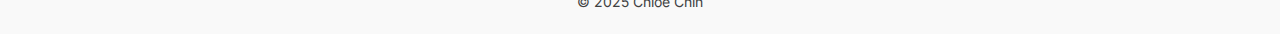
<file: project8.html>
<!DOCTYPE html>
<html lang="en">
<head>
  <link rel="icon" href="img/favicon-32-tight.png" type="image/png" sizes="32x32">

  <meta charset="UTF-8">
  <meta name="viewport" content="width=device-width, initial-scale=1.0">
  <title>Character Designs - Chloe Chin</title>
  <link rel="stylesheet" href="css/main.css">
  <link rel="stylesheet" href="css/normalize.css">

</head>
<body>
  <header class="header">
    <nav>
      <a href="index.html">Home</a>
    </nav>
  </header>

  <section class="project-detail">
    <img src="img/Soundintoform.png" alt="Sound Into Form image 1">
    <h1>Sound Into Form</h1>
    <p>A 3D modeled environment project where I designed a cozy restaurant space from scratch, focusing on detailed textures, lighting, and spatial arrangement to create an inviting atmosphere. Tools used: Blender, Photoshop.</p>
    <div class="project-images">
        <img src="img/Soundintoform2.png" alt="Sound Into Form image 2">
      </div>
    <iframe style="border-radius:12px" src="https://open.spotify.com/embed/track/3cjvqsvvU80g7WJPMVh8iq?utm_source=generator" width="100%" height="352" frameBorder="0" allowfullscreen="" allow="autoplay; clipboard-write; encrypted-media; fullscreen; picture-in-picture" loading="lazy"></iframe>

    <a href="index.html">&larr; Back to Portfolio</a>
  </section>

  <footer>
    &copy; 2025 Chloe Chin
  </footer>
</body>
</html>
</file>
<file: css/index.css>
body {
    margin: 0;
    font-family: 'Inter', sans-serif;
    background-color: #f9f9f9;
    height: 100vh;
    display: flex;
    align-items: center;
    justify-content: center;
    text-align: center;
    flex-direction: column;
  }
  
  h1 {
    font-size: 48px;
    font-weight: 400;
    margin-bottom: 10px;
  }
  
  h1 span {
    font-weight: 700;
    color: #0077ff;
  }
  
  .typing {
    font-size: 24px;
    color: #0077ff;
    height: 30px;
    margin-bottom: 40px;
  }

  .typing-line {
    font-size: 24px;
    color: #333;
    margin-bottom: 40px;
  }
  
  .typing-line .typing {
    color: #0077ff;
    font-weight: 600;
  }
  
  .intro {
    max-width: 700px;
    font-size: 18px;
    color: #444;
    margin: 0 auto 40px;
    line-height: 1.6;
    padding: 0 20px;
  }
  
  
  .welcome-buttons {
    display: flex;
    flex-wrap: wrap;
    justify-content: center;
    gap: 16px;
    margin-top: 30px;
    padding: 0 20px;
  }
  
  .welcome-buttons a {
    flex: 1 1 180px;
    max-width: 220px;
    min-width: 140px;
    text-align: center;
    text-decoration: none;
    color: #0077ff;
    border: 2px solid #0077ff;
    padding: 12px 20px;
    border-radius: 8px;
    font-size: 18px;
    transition: all 0.3s ease;
  }
  
  .welcome-buttons a:hover {
    background-color: #0077ff;
    color: white;
  }
  
  /* Optional: slight spacing on smaller screens */
  @media (max-width: 480px) {
    .welcome-buttons a {
      flex: 1 1 100%;
      max-width: none;
    }
  }
  
  .wave {
    display: inline-block;
    animation: wave-hand 2s ease-in-out 1;
    transform-origin: 70% 70%;
  }
  
  @keyframes wave-hand {
    0% { transform: rotate(0deg); }
    15% { transform: rotate(20deg); }
    30% { transform: rotate(-10deg); }
    45% { transform: rotate(20deg); }
    60% { transform: rotate(-5deg); }
    75% { transform: rotate(10deg); }
    100% { transform: rotate(0deg); }
  }
</file>
<file: css/contact.css>
.contact-container {
    text-align: center;
    padding: 80px 20px;
  }
  
  .contact-card {
    max-width: 600px;
    margin: 40px auto;
    padding: 30px;
    border-radius: 16px;
    background: white;
    box-shadow: 0 10px 30px rgba(0,0,0,0.1);
  }
  
  .contact-item {
    margin-bottom: 25px;
  }
  
  .contact-item h3 {
    margin-bottom: 8px;
  }
  
  .contact-item a {
    color: #333;
    text-decoration: none;
    font-weight: 500;
  }
  
  .contact-item a:hover {
    text-decoration: underline;
  }
  
  .social-links {
    list-style: none;
    padding: 0;
  }
  
  .social-links li {
    margin: 5px 0;
  }
</file>
<file: css/resume.css>
.resume-header {
  background: #eef6ff;
  padding: 60px 20px 40px;
  text-align: center;
}

.resume-header h1 {
  font-size: 48px;
  font-weight: 700;
  color: #003366;
  margin-bottom: 10px;
}

.resume-header p {
  font-size: 18px;
  color: #444;
  max-width: 700px;
  margin: 0 auto;
}

.download-resume {
  display: inline-block;
  margin: 30px auto;
  padding: 10px 20px;
  border: 2px solid #003366;
  color: #003366;
  border-radius: 6px;
  text-decoration: none;
  font-weight: 500;
  transition: all 0.3s ease;
}

.download-resume:hover {
  background-color: #003366;
  color: white;
}

.container {
  max-width: 960px;
  margin: 40px auto;
  padding: 0 20px;
}

.resume-section {
  margin-bottom: 50px;
}

.resume-section h2 {
  font-size: 24px;
  color: #003366;
  border-left: 4px solid #003366;
  padding-left: 12px;
  margin-bottom: 20px;
}

.resume-row {
  display: flex;
  justify-content: space-between;
  align-items: flex-start;
  border-bottom: 1px solid #e0e0e0;
  padding: 20px 0;
  flex-wrap: wrap;
  transition: background-color 0.3s ease;
  border-radius: 6px;
}

.resume-row:hover {
  background-color: #f7fbff;
}

.resume-left h3 {
  font-size: 18px;
  font-weight: 600;
  color: #222;
  margin: 0 0 6px;
}

.resume-left p {
  font-size: 15px;
  margin: 4px 0;
  color: #555;
}

.resume-right {
  min-width: 120px;
  text-align: right;
}

.resume-right p {
  font-size: 14px;
  color: #888;
  margin: 0;
}

.two-column {
  display: flex;
  flex-wrap: wrap;
  gap: 40px;
}

.two-column ul {
  list-style: none;
  padding: 0;
  font-size: 15px;
  color: #444;
}

.two-column li {
  margin-bottom: 6px;
}

footer {
  text-align: center;
  padding: 30px;
  font-size: 14px;
  color: #aaa;
  border-top: 1px solid #414141;
  margin-top: 60px;
}

@media (max-width: 600px) {
  .resume-row {
    flex-direction: column;
    align-items: flex-start;
  }

  .resume-right {
    text-align: left;
    margin-top: 10px;
  }

  .two-column {
    flex-direction: column;
  }
}
</file>
<file: css/main.css>
@import url('https://fonts.googleapis.com/css2?family=Inter:wght@300;400;700&display=swap');

* {
	margin: 0;
	padding: 0;
	box-sizing: border-box;
}

.lightbox-overlay {
	position: fixed;
	top: 0;
	left: 0;
	width: 100%;
	height: 100%;
	background: rgba(0, 0, 0, 0.85);
	display: flex;
	justify-content: center;
	align-items: center;
	z-index: 9999;
	display: none;
}

.lightbox-overlay img {
	max-width: 90%;
	max-height: 90%;
	border-radius: 10px;
	box-shadow: 0 0 20px rgba(255, 255, 255, 0.3);
	animation: fadeIn 0.3s ease-in-out;
}

@keyframes fadeIn {
	from {
		opacity: 0;
	}

	to {
		opacity: 1;
	}
}


body {
	font-family: 'Inter', sans-serif;
	background-color: #f9f9f9;
	color: #333;
	line-height: 1.6;
}

.header {
	background-color: white;
	border-bottom: 1px solid #eaeaea;
}

.logo img {
	height: 130px;
	display: block;
}

.nav-container {
	display: flex;
	align-items: center;
	justify-content: flex-start;
	gap: 40px;
	max-width: 1200px;
	margin: 0 auto;
	padding: 10px 20px;
}

.nav-links {
	display: flex;
	gap: 24px;
}

.nav-links a {
	text-decoration: none;
	font-size: 18px;
	font-weight: 500;
	color: #333;
	position: relative;
}


.nav-links a::after {
	content: "";
	position: absolute;
	left: 0;
	bottom: -4px;
	width: 0%;
	height: 2px;
	background-color: #003366;
	transition: width 0.3s ease;
}

.nav-links a:hover {
	color: #003366;
}

.nav-links a:hover::after {
	width: 100%;
}

@media (max-width: 768px) {
	.nav-links a {
		margin: 10px 0;
		text-align: center;
	}

	.nav-links a::after {
		left: 50%;
		transform: translateX(-50%);
		bottom: -6px;
	}
}


.menu-toggle {
	display: none;
	background: none;
	border: none;
	z-index: 1100;
}

.menu-toggle .hamburger {
	display: flex;
	flex-direction: column;
	justify-content: space-between;
	width: 25px;
	height: 20px;
}

.menu-toggle .hamburger span {
	display: block;
	height: 3px;
	width: 100%;
	background-color: #333;
	border-radius: 2px;
	transition: all 0.3s ease;
}

.menu-toggle.active .hamburger span:nth-child(1) {
	transform: rotate(45deg) translate(5px, 5px);
}

.menu-toggle.active .hamburger span:nth-child(2) {
	opacity: 0;
}

.menu-toggle.active .hamburger span:nth-child(3) {
	transform: rotate(-45deg) translate(5px, -5px);
}


.filter-buttons {
	margin-top: 30px;
	text-align: center;
	margin-bottom: 30px;
}

.filter-buttons button {
	margin: 0 10px;
	padding: 8px 16px;
	border: 1px solid #003366;
	background: none;
	color: #003366;
	border-radius: 6px;
	cursor: pointer;
	transition: all 0.3s ease;
}

.filter-buttons button:hover,
.filter-buttons button.active {
	background-color: #003366;
	color: white;
}

.portfolio {
	padding: 60px 20px;
	max-width: 1200px;
	margin: auto;
}

.portfolio-grid {
	display: grid;
	grid-template-columns: repeat(auto-fit, minmax(250px, 1fr));
	gap: 20px;
}

.portfolio-grid a {
	background: #fff;
	padding: 20px;
	border-radius: 8px;
	box-shadow: 0 2px 8px rgba(0, 0, 0, 0.1);
	text-align: center;
	text-decoration: none;
	color: inherit;
	transition: transform 0.2s ease, box-shadow 0.2s ease;
}

.portfolio-grid a:hover {
	transform: translateY(-5px);
	box-shadow: 0 4px 12px rgba(0, 0, 0, 0.15);
}

.portfolio-grid img {
	width: 100%;
	height: 250px;
	object-fit: cover;
	border-radius: 8px;
	margin-bottom: 10px;
}

.portfolio-grid h1 {
	font-size: 20px;
	font-weight: 600;
	line-height: 1.4;
	margin: 10px 0 0;
}

.code-block {
	background: #f4f4f4;
	color: #333;
	padding: 12px 16px;
	border-radius: 6px;
	overflow-x: auto;
	font-family: 'Courier New', monospace;
	font-size: 12px;
	white-space: pre-wrap;
	line-height: 1.4;
	margin-top: 30px;
	max-height: 400px;
}


.about {
	padding: 60px 20px;
	max-width: 1000px;
	margin: 60px auto;
}

.about-title {
	text-align: center;
	font-size: 36px;
	margin-bottom: 40px;
}

.about-container {
	display: flex;
	align-items: center;
	gap: 40px;
	flex-wrap: wrap;
}

.about-image img {
	width: 180px;
	height: 180px;
	object-fit: cover;
	border-radius: 50%;
	box-shadow: 0 4px 10px rgba(0, 0, 0, 0.1);
}

.about-text {
	flex: 1;
	font-size: 18px;
}

.social-links {
	margin-top: 30px;
	display: flex;
	justify-content: center;
	gap: 20px;
}

.social-links img {
	width: 40px;
	height: 40px;
	transition: transform 0.3s ease;
}

.social-links img:hover {
	transform: scale(1.2);

}

.contact {
	padding: 60px 20px;
	max-width: 600px;
	margin: 100px auto;
}

.contact-container {
	text-align: center;
}

.contact-form {
	margin-top: 30px;
	display: flex;
	flex-direction: column;
	gap: 20px;
}

.input-group {
	display: flex;
	flex-direction: column;
	text-align: left;
}

.contact-form input,
.contact-form textarea {
	padding: 10px;
	border: 1px solid #ccc;
	border-radius: 8px;
	font-size: 16px;
}

.contact-form textarea {
	min-height: 120px;
	resize: vertical;
}

.contact-form button {
	background-color: #003366;
	color: white;
	border: none;
	padding: 12px;
	font-size: 18px;
	border-radius: 8px;
	cursor: pointer;
	transition: background-color 0.3s ease;
}

.contact-form button:hover {
	background-color: #005fcc;
}

.project-section {
	padding: 60px 20px;
	max-width: 1000px;
	margin: 60px auto;
}

.project-container {
	display: flex;
	align-items: center;
	gap: 40px;
	flex-wrap: wrap;
}

.project-images img {
	width: 100%;
	max-width: 700px;
	margin: 20px auto;
	display: block;
	border-radius: 12px;
	box-shadow: 0 4px 12px rgba(0, 0, 0, 0.1);
}

.large-image {
	width: 100%;
	max-width: 700px;
	display: block;
	margin: 30px auto;
	border-radius: 12px;
}


.project-text {
	flex: 1;
}

.project-text h2 {
	font-size: 36px;
	margin-bottom: 20px;
}

.project-text p {
	font-size: 18px;
	line-height: 1.6;
}

@media (max-width: 768px) {
	.project-container {
		flex-direction: column;
		text-align: center;
	}

	.project-image img {
		width: 100%;
	}
}

.project-detail {
	padding: 60px 20px;
	max-width: 1000px;
	margin: 60px auto;
}

.project-container {
	display: flex;
	align-items: center;
	gap: 40px;
	flex-wrap: wrap;
	margin-bottom: 40px;
}

.project-image img {
	width: 400px;
	max-width: 100%;
	height: auto;
	border-radius: 12px;
	box-shadow: 0 4px 12px rgba(0, 0, 0, 0.1);
}

.project-text {
	flex: 1;
}

.project-text h1 {
	font-size: 36px;
	margin-bottom: 20px;
}

.project-text p {
	font-size: 18px;
	line-height: 1.6;
}

.project-images {
	display: flex;
	gap: 20px;
	flex-wrap: wrap;
	justify-content: center;
	margin-bottom: 40px;
}

.project-images img {
	width: 300px;
	max-width: 100%;
	border-radius: 8px;
	box-shadow: 0 2px 6px rgba(0, 0, 0, 0.1);
}

@media (max-width: 768px) {
	.project-container {
		flex-direction: column;
		text-align: center;
	}

	.project-text h1 {
		font-size: 28px;
	}

	.project-text p {
		font-size: 16px;
	}

	.project-images img {
		width: 100%;
	}
}

footer {
	text-align: center;
	padding: 20px;
	font-size: 14px;
	color: #414141;
}

.back-link {
	display: inline-block;
	margin: 40px auto;
	text-align: center;
	font-size: 18px;
	color: #003366;
	text-decoration: none;
	border: 2px solid #003366;
	padding: 10px 20px;
	border-radius: 8px;
	transition: all 0.3s ease;
}

.back-link:hover {
	background-color: #003366;
	color: white;
}

@media (max-width: 768px) {
	.menu-toggle {
		display: block;
		position: relative;
	}

	.nav-links {
		position: fixed;
		top: 70px;
		right: 0;
		width: 250px;
		height: 100vh;
		background-color: white;
		flex-direction: column;
		align-items: center;
		padding: 20px;
		transform: translateX(100%);
		transition: transform 0.3s ease;
		display: flex;
		box-shadow: -4px 0 10px rgba(0, 0, 0, 0.1);
		z-index: 1000;
	}

	.nav-links.active {
		transform: translateX(0);
	}

}

@keyframes wiggle {
	0% {
		transform: rotate(0deg);
	}

	15% {
		transform: rotate(5deg);
	}

	30% {
		transform: rotate(-5deg);
	}

	45% {
		transform: rotate(4deg);
	}

	60% {
		transform: rotate(-4deg);
	}

	75% {
		transform: rotate(2deg);
	}

	100% {
		transform: rotate(0deg);
	}
}

.logo img:hover {
	animation: wiggle 0.5s ease-in-out;
}


.about-image img {
	transition: transform 0.3s ease;
}

.about-image img:hover {
	transform: rotate(-2deg) scale(1.05);
}

.about-image-container {
	position: relative;
	display: inline-block;
}

.about-image {
	cursor: pointer;
	position: relative;
}

.speech-bubble {
	position: absolute;
	top: -40px;
	left: 50%;
	transform: translateX(-50%);
	background: #fff;
	border: 2px solid #ccc;
	padding: 8px 12px;
	border-radius: 10px;
	box-shadow: 2px 2px 8px rgba(0, 0, 0, 0.1);
	font-size: 16px;
	white-space: nowrap;
	display: none;
	z-index: 10;
}

.speech-bubble::after {
	content: "";
	position: absolute;
	bottom: -10px;
	left: 50%;
	transform: translateX(-50%);
	border-width: 10px 10px 0;
	border-style: solid;
	border-color: #fff transparent transparent;
}

.back-to-top {
	display: block;
	text-align: center;
	margin: 60px auto 40px;
	font-size: 16px;
	font-weight: 500;
	color: #003366;
	text-decoration: none;
	transition: color 0.3s ease;
}

.back-to-top:hover {
	color: #0077ff;
}

html {
	scroll-behavior: smooth;
}


.pdf-modal {
	display: none;
	position: fixed;
	z-index: 9999;
	left: 0;
	top: 0;
	width: 100%;
	height: 100%;
	background-color: rgba(0,0,0,0.85);
  }
  
  .pdf-modal iframe {
	width: 80%;
	height: 85%;
	margin: 5% auto;
	display: block;
	background: white;
	border-radius: 10px;
  }
  
  .close-modal {
	position: absolute;
	top: 20px;
	right: 40px;
	font-size: 40px;
	color: white;
	cursor: pointer;
  }
</file>
